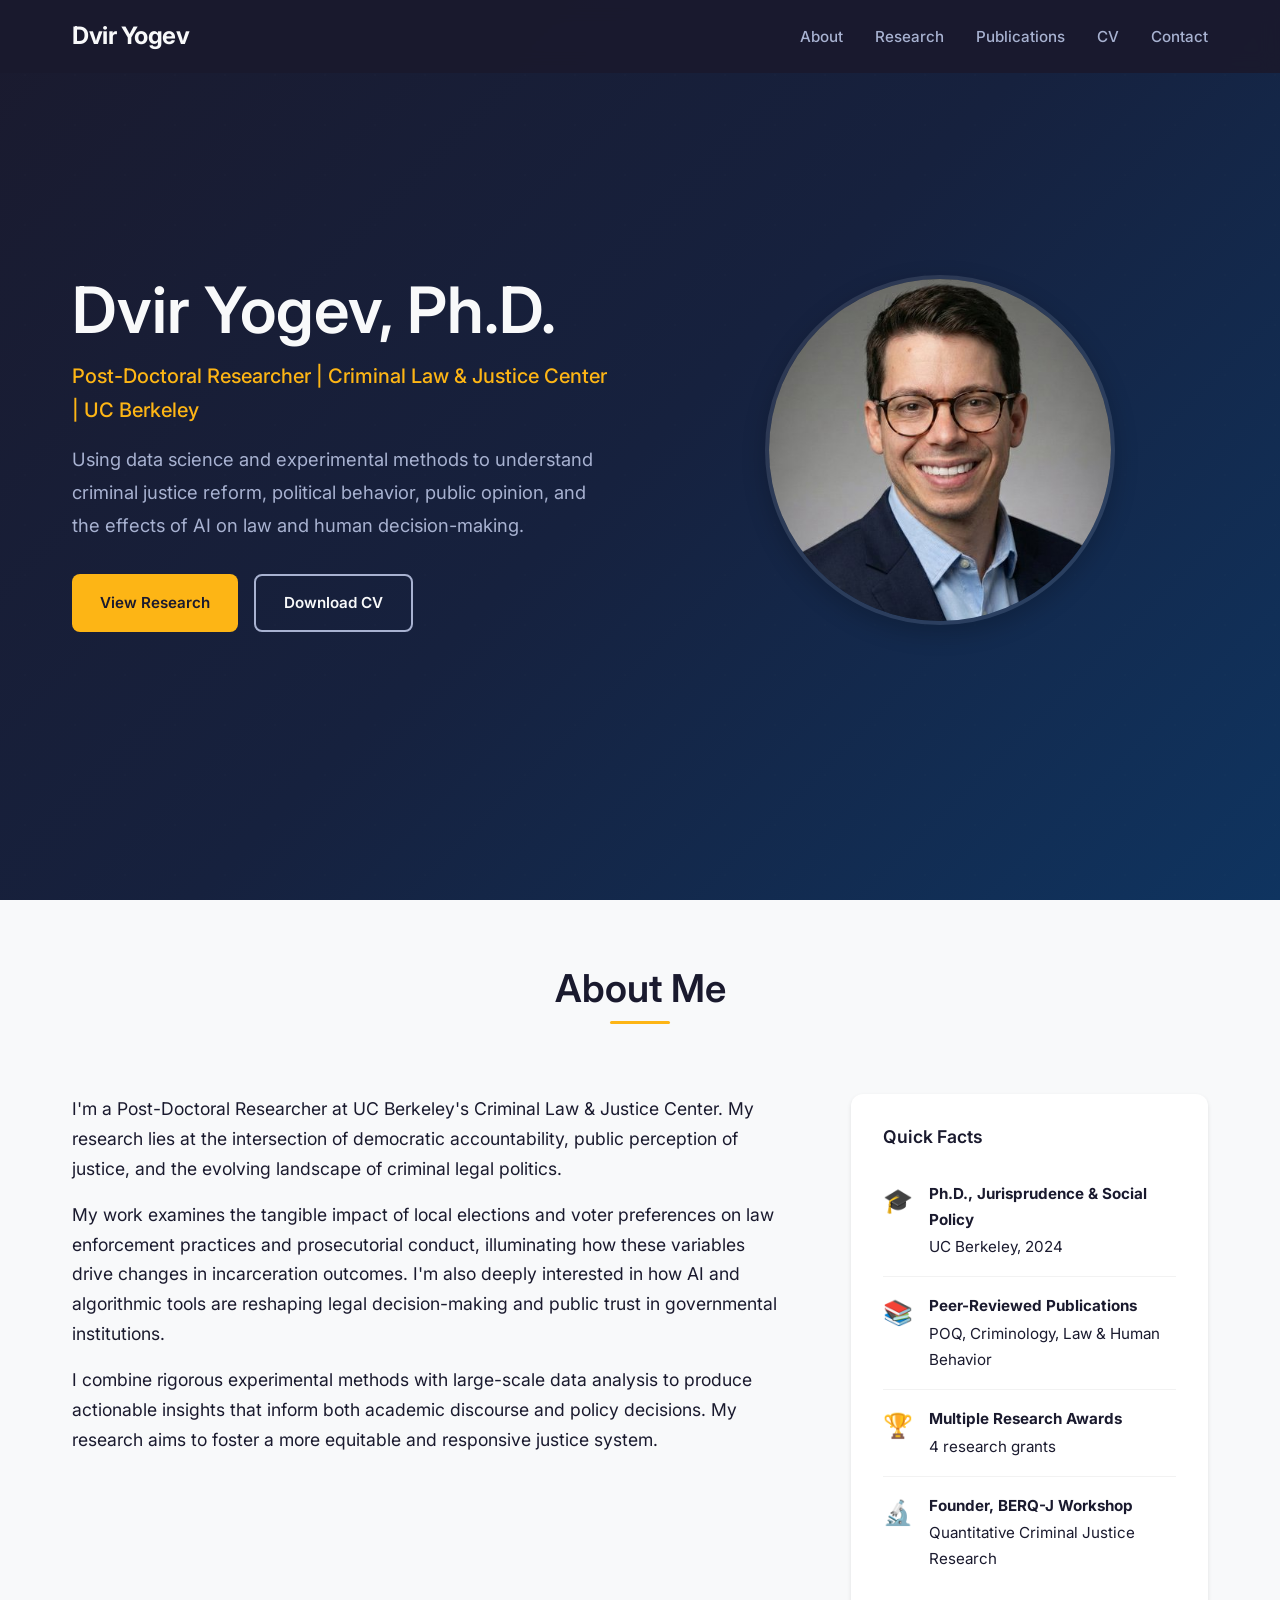
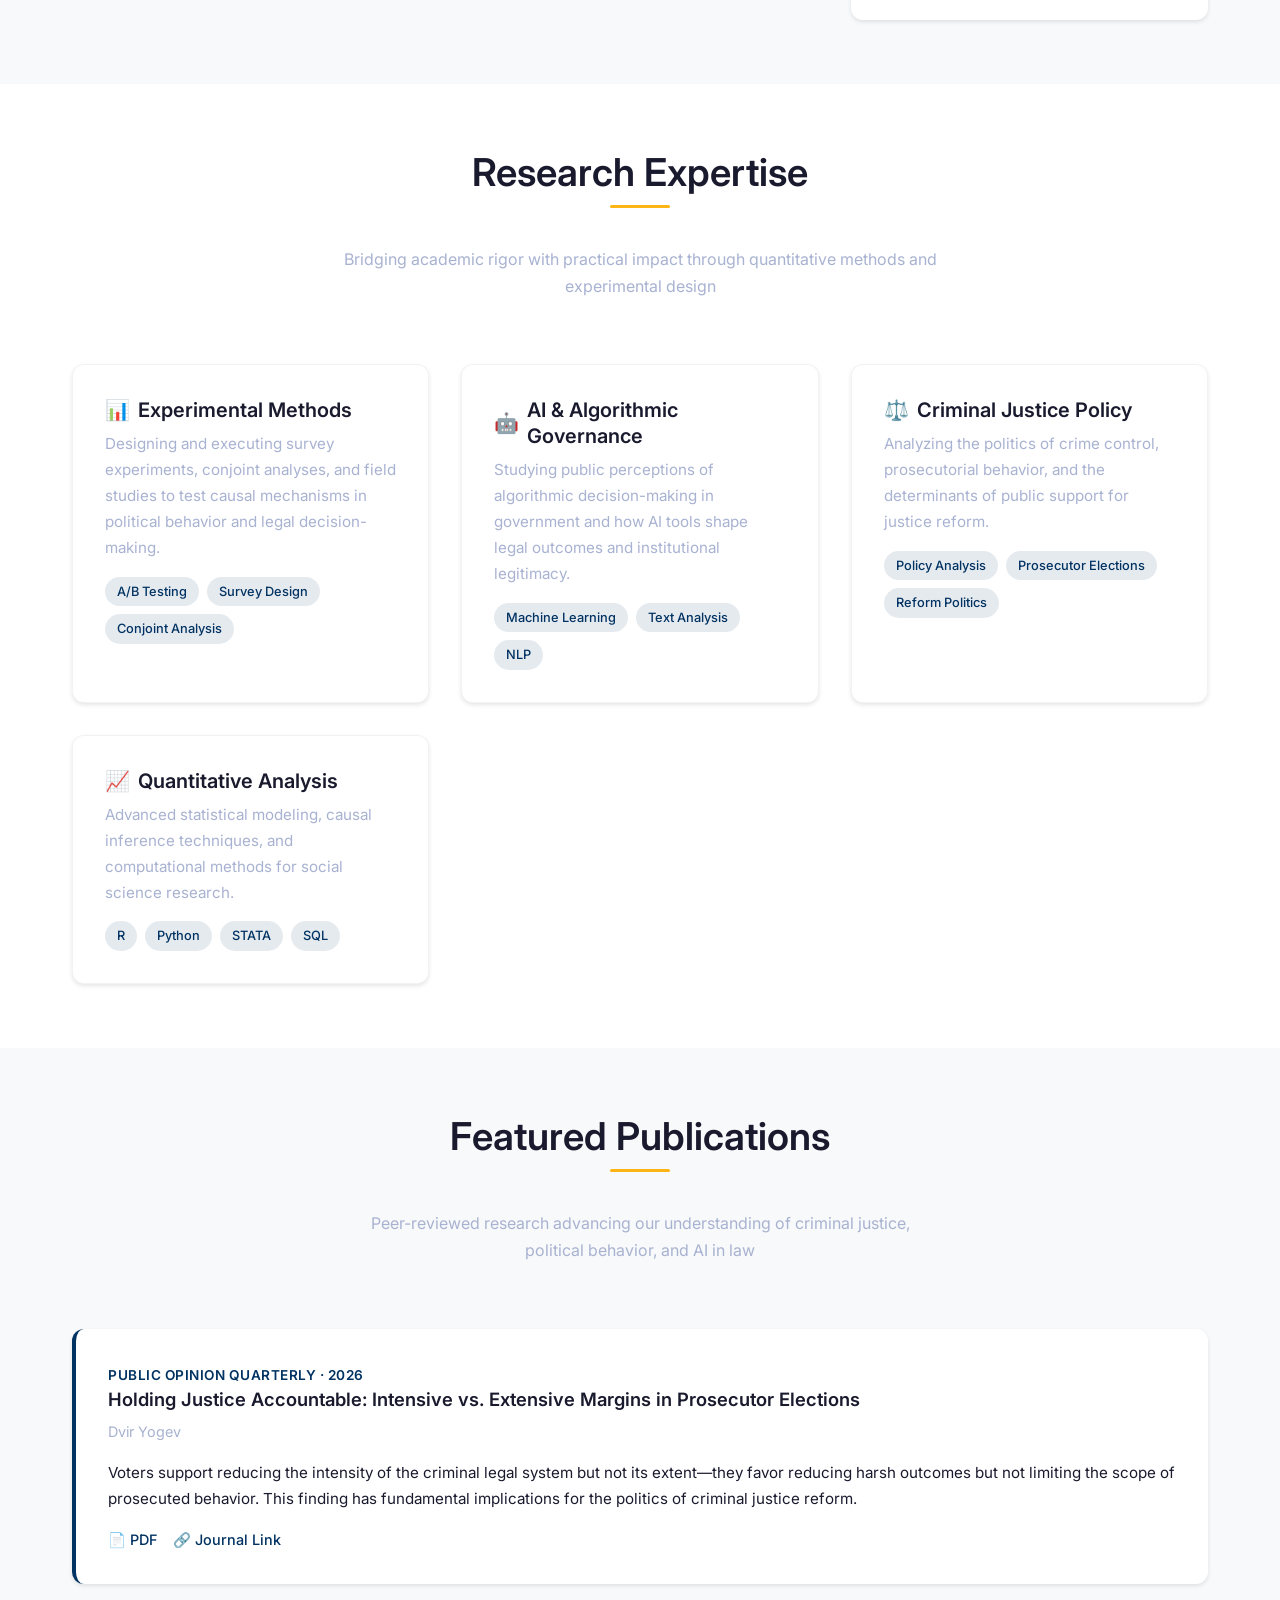
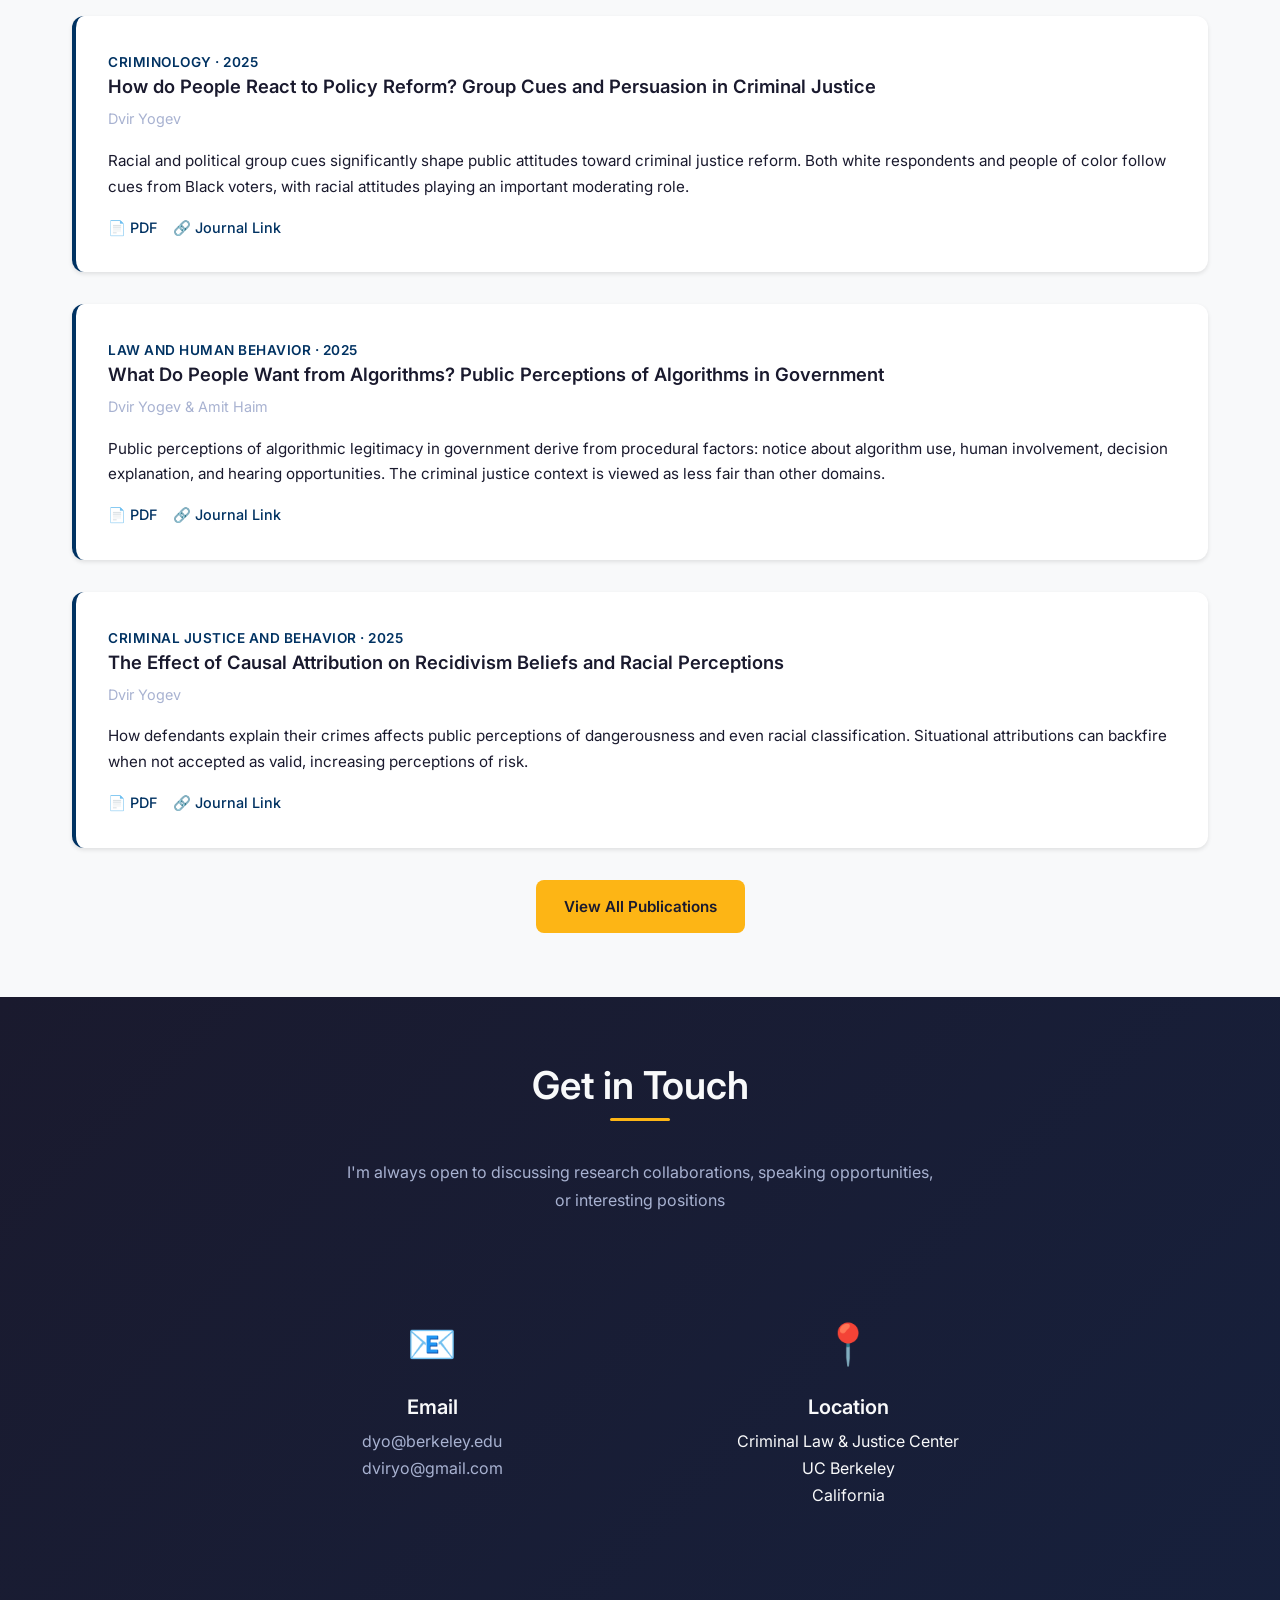
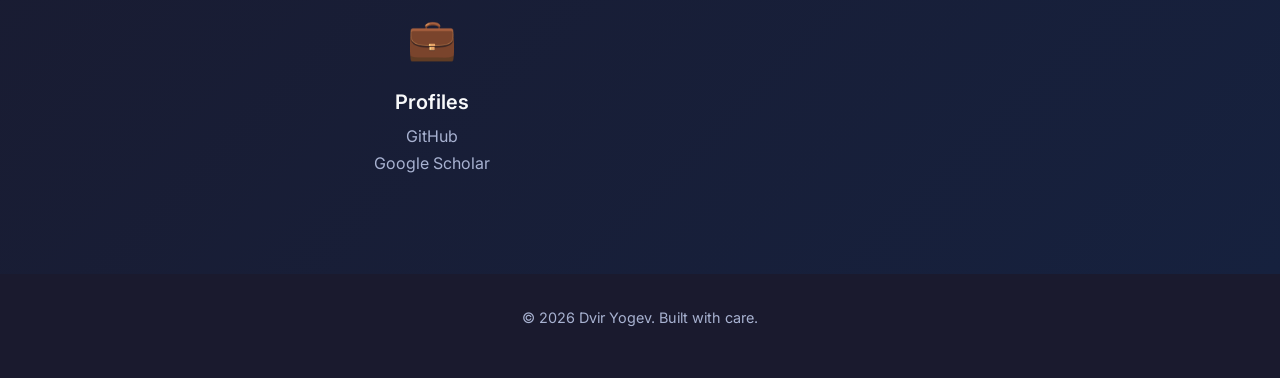
<file: index.html>
<!DOCTYPE html>
<html lang="en">

<head>
  <meta charset="UTF-8">
  <meta name="viewport" content="width=device-width, initial-scale=1.0">
  <meta name="description"
    content="Dvir Yogev, Ph.D. - Post-Doctoral Researcher at UC Berkeley's Criminal Law & Justice Center. Research on criminal justice reform, AI in law, political behavior, and public opinion.">
  <meta name="keywords"
    content="Dvir Yogev, UC Berkeley, criminal justice, political science, AI law, public opinion, research">
  <meta name="author" content="Dvir Yogev">

  <!-- Open Graph -->
  <meta property="og:title" content="Dvir Yogev, Ph.D. | Criminal Justice & Political Behavior Researcher">
  <meta property="og:description"
    content="Post-Doctoral Researcher at UC Berkeley studying criminal justice reform, AI in legal decision-making, and public opinion.">
  <meta property="og:type" content="website">
  <meta property="og:url" content="https://www.dviryogev.com">

  <title>Dvir Yogev, Ph.D. | Criminal Justice & Political Behavior Researcher</title>

  <!-- Fonts -->
  <link rel="preconnect" href="https://fonts.googleapis.com">
  <link rel="preconnect" href="https://fonts.gstatic.com" crossorigin>
  <link href="https://fonts.googleapis.com/css2?family=Inter:wght@400;500;600;700&display=swap" rel="stylesheet">

  <!-- Styles -->
  <link rel="stylesheet" href="css/style.css">
</head>

<body>
  <!-- Navigation -->
  <nav class="navbar">
    <div class="nav-container">
      <a href="index.html" class="nav-logo">Dvir Yogev</a>
      <ul class="nav-links">
        <li><a href="#about">About</a></li>
        <li><a href="#research">Research</a></li>
        <li><a href="#publications">Publications</a></li>
        <li><a href="cv.html">CV</a></li>
        <li><a href="#contact">Contact</a></li>
      </ul>
      <div class="nav-toggle">
        <span></span>
        <span></span>
        <span></span>
      </div>
    </div>
  </nav>

  <!-- Hero Section -->
  <section class="hero">
    <div class="container">
      <div class="hero-content">
        <div class="hero-text">
          <h1>Dvir Yogev, Ph.D.</h1>
          <span class="title">Post-Doctoral Researcher | Criminal Law & Justice Center | UC Berkeley</span>
          <p class="tagline">
            Using data science and experimental methods to understand criminal justice reform,
            political behavior, public opinion, and the effects of AI on law and human decision-making.
          </p>
          <div class="hero-cta">
            <a href="#publications" class="btn btn-primary">View Research</a>
            <a href="assets/CV.pdf" class="btn btn-secondary" target="_blank">Download CV</a>
          </div>
        </div>
        <div class="hero-image">
          <img src="assets/headshot.jpg" alt="Dvir Yogev" loading="eager" fetchpriority="high">
        </div>
      </div>
    </div>
  </section>

  <!-- About Section -->
  <section id="about" class="about">
    <div class="container">
      <div class="section-header">
        <h2>About Me</h2>
      </div>
      <div class="about-content">
        <div class="about-text">
          <p>
            I'm a Post-Doctoral Researcher at UC Berkeley's Criminal Law & Justice Center. My research
            lies at the intersection of democratic accountability, public perception of justice, and the
            evolving landscape of criminal legal politics.
          </p>
          <p>
            My work examines the tangible impact of local elections and voter preferences on law enforcement
            practices and prosecutorial conduct, illuminating how these variables drive changes in incarceration
            outcomes. I'm also deeply interested in how AI and algorithmic tools are reshaping legal
            decision-making and public trust in governmental institutions.
          </p>
          <p>
            I combine rigorous experimental methods with large-scale data analysis to produce actionable
            insights that inform both academic discourse and policy decisions. My research aims to foster
            a more equitable and responsive justice system.
          </p>
        </div>
        <div class="about-highlights">
          <h3>Quick Facts</h3>
          <div class="highlight-item">
            <span class="highlight-icon">🎓</span>
            <div class="highlight-text">
              <strong>Ph.D., Jurisprudence & Social Policy</strong>
              UC Berkeley, 2024
            </div>
          </div>
          <div class="highlight-item">
            <span class="highlight-icon">📚</span>
            <div class="highlight-text">
              <strong>Peer-Reviewed Publications</strong>
              POQ, Criminology, Law & Human Behavior
            </div>
          </div>
          <div class="highlight-item">
            <span class="highlight-icon">🏆</span>
            <div class="highlight-text">
              <strong>Multiple Research Awards</strong>
              4 research grants
            </div>
          </div>
          <div class="highlight-item">
            <span class="highlight-icon">🔬</span>
            <div class="highlight-text">
              <strong>Founder, BERQ-J Workshop</strong>
              Quantitative Criminal Justice Research
            </div>
          </div>
        </div>
      </div>
    </div>
  </section>

  <!-- Research Skills Section -->
  <section id="research" class="skills-section">
    <div class="container">
      <div class="section-header">
        <h2>Research Expertise</h2>
        <p>Bridging academic rigor with practical impact through quantitative methods and experimental design</p>
      </div>
      <div class="skills-grid">
        <div class="skill-card fade-in">
          <h4><span class="icon">📊</span> Experimental Methods</h4>
          <p>Designing and executing survey experiments, conjoint analyses, and field studies to test causal mechanisms
            in political behavior and legal decision-making.</p>
          <div class="skill-tags">
            <span class="skill-tag">A/B Testing</span>
            <span class="skill-tag">Survey Design</span>
            <span class="skill-tag">Conjoint Analysis</span>
          </div>
        </div>
        <div class="skill-card fade-in">
          <h4><span class="icon">🤖</span> AI & Algorithmic Governance</h4>
          <p>Studying public perceptions of algorithmic decision-making in government and how AI tools shape legal
            outcomes and institutional legitimacy.</p>
          <div class="skill-tags">
            <span class="skill-tag">Machine Learning</span>
            <span class="skill-tag">Text Analysis</span>
            <span class="skill-tag">NLP</span>
          </div>
        </div>
        <div class="skill-card fade-in">
          <h4><span class="icon">⚖️</span> Criminal Justice Policy</h4>
          <p>Analyzing the politics of crime control, prosecutorial behavior, and the determinants of public support for
            justice reform.</p>
          <div class="skill-tags">
            <span class="skill-tag">Policy Analysis</span>
            <span class="skill-tag">Prosecutor Elections</span>
            <span class="skill-tag">Reform Politics</span>
          </div>
        </div>
        <div class="skill-card fade-in">
          <h4><span class="icon">📈</span> Quantitative Analysis</h4>
          <p>Advanced statistical modeling, causal inference techniques, and computational methods for social science
            research.</p>
          <div class="skill-tags">
            <span class="skill-tag">R</span>
            <span class="skill-tag">Python</span>
            <span class="skill-tag">STATA</span>
            <span class="skill-tag">SQL</span>
          </div>
        </div>
      </div>
    </div>
  </section>

  <!-- Publications Section -->
  <section id="publications" class="publications">
    <div class="container">
      <div class="section-header">
        <h2>Featured Publications</h2>
        <p>Peer-reviewed research advancing our understanding of criminal justice, political behavior, and AI in law</p>
      </div>
      <div class="publications-list">
        <div class="publication-card fade-in">
          <span class="venue">Public Opinion Quarterly · 2026</span>
          <h4>Holding Justice Accountable: Intensive vs. Extensive Margins in Prosecutor Elections</h4>
          <p class="authors">Dvir Yogev</p>
          <p class="abstract">
            Voters support reducing the intensity of the criminal legal system but not its extent—they favor
            reducing harsh outcomes but not limiting the scope of prosecuted behavior. This finding has
            fundamental implications for the politics of criminal justice reform.
          </p>
          <div class="links">
            <a href="assets/papers/poq.pdf" target="_blank">📄 PDF</a>
            <a href="#">🔗 Journal Link</a>
          </div>
        </div>

        <div class="publication-card fade-in">
          <span class="venue">Criminology · 2025</span>
          <h4>How do People React to Policy Reform? Group Cues and Persuasion in Criminal Justice</h4>
          <p class="authors">Dvir Yogev</p>
          <p class="abstract">
            Racial and political group cues significantly shape public attitudes toward criminal justice
            reform. Both white respondents and people of color follow cues from Black voters, with racial
            attitudes playing an important moderating role.
          </p>
          <div class="links">
            <a href="assets/papers/criminology.pdf" target="_blank">📄 PDF</a>
            <a href="#">🔗 Journal Link</a>
          </div>
        </div>

        <div class="publication-card fade-in">
          <span class="venue">Law and Human Behavior · 2025</span>
          <h4>What Do People Want from Algorithms? Public Perceptions of Algorithms in Government</h4>
          <p class="authors">Dvir Yogev & Amit Haim</p>
          <p class="abstract">
            Public perceptions of algorithmic legitimacy in government derive from procedural factors:
            notice about algorithm use, human involvement, decision explanation, and hearing opportunities.
            The criminal justice context is viewed as less fair than other domains.
          </p>
          <div class="links">
            <a href="assets/papers/algorithms.pdf" target="_blank">📄 PDF</a>
            <a href="#">🔗 Journal Link</a>
          </div>
        </div>

        <div class="publication-card fade-in">
          <span class="venue">Criminal Justice and Behavior · 2025</span>
          <h4>The Effect of Causal Attribution on Recidivism Beliefs and Racial Perceptions</h4>
          <p class="authors">Dvir Yogev</p>
          <p class="abstract">
            How defendants explain their crimes affects public perceptions of dangerousness and even
            racial classification. Situational attributions can backfire when not accepted as valid,
            increasing perceptions of risk.
          </p>
          <div class="links">
            <a href="assets/papers/attribution.pdf" target="_blank">📄 PDF</a>
            <a href="#">🔗 Journal Link</a>
          </div>
        </div>
      </div>

      <div class="text-center mt-md">
        <a href="publications.html" class="btn btn-primary">View All Publications</a>
      </div>
    </div>
  </section>

  <!-- Contact Section -->
  <section id="contact" class="contact">
    <div class="container">
      <div class="section-header">
        <h2>Get in Touch</h2>
        <p>I'm always open to discussing research collaborations, speaking opportunities, or interesting positions</p>
      </div>
      <div class="contact-content">
        <div class="contact-item">
          <span class="icon">📧</span>
          <h4>Email</h4>
          <a href="mailto:dyo@berkeley.edu">dyo@berkeley.edu</a><br>
          <a href="mailto:dviryo@gmail.com">dviryo@gmail.com</a>
        </div>
        <div class="contact-item">
          <span class="icon">📍</span>
          <h4>Location</h4>
          <p class="text-light mb-0">Criminal Law & Justice Center<br>UC Berkeley<br>California</p>
        </div>
        <div class="contact-item">
          <span class="icon">💼</span>
          <h4>Profiles</h4>
          <a href="https://github.com/dyo2112" target="_blank">GitHub</a><br>
          <a href="https://scholar.google.com" target="_blank">Google Scholar</a>
        </div>
      </div>
    </div>
  </section>

  <!-- Footer -->
  <footer class="footer">
    <div class="container">
      <p>© 2026 Dvir Yogev. Built with care.</p>
    </div>
  </footer>

  <script src="js/main.js"></script>
</body>

</html>
</file>
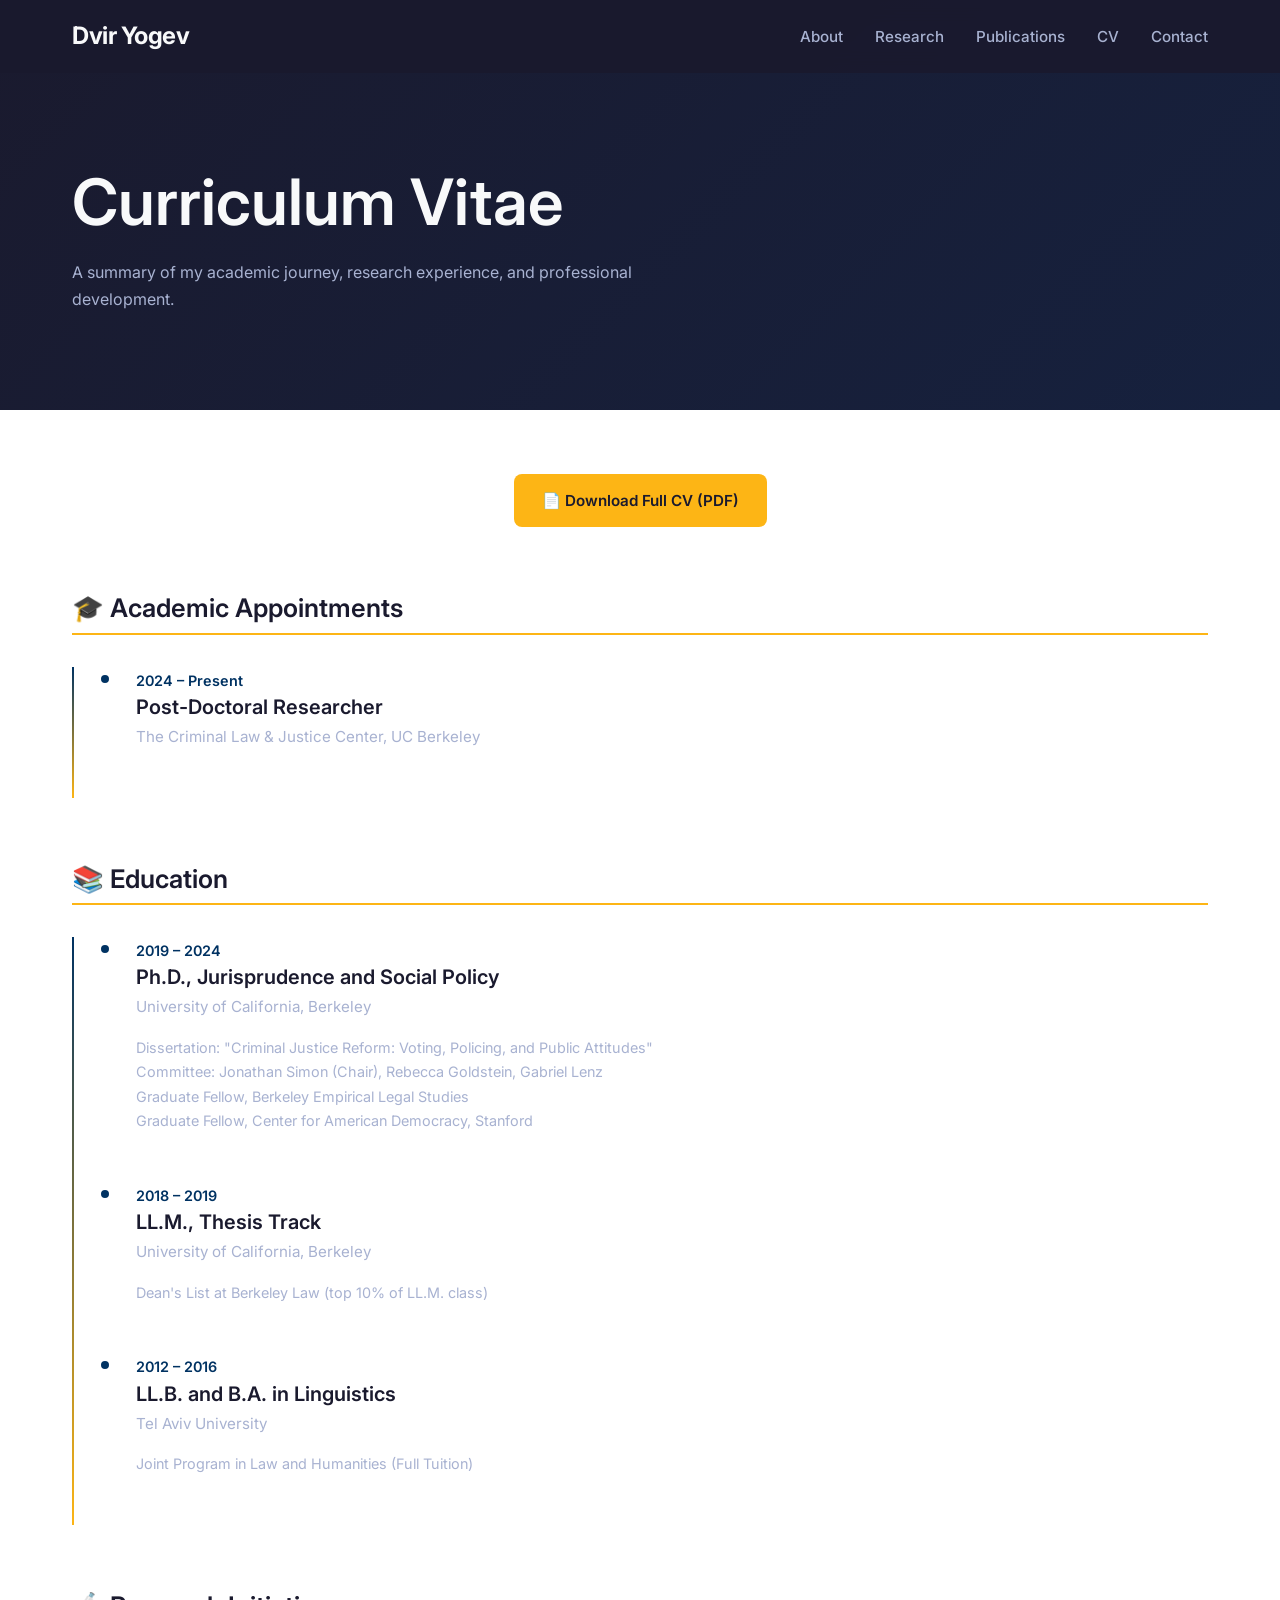
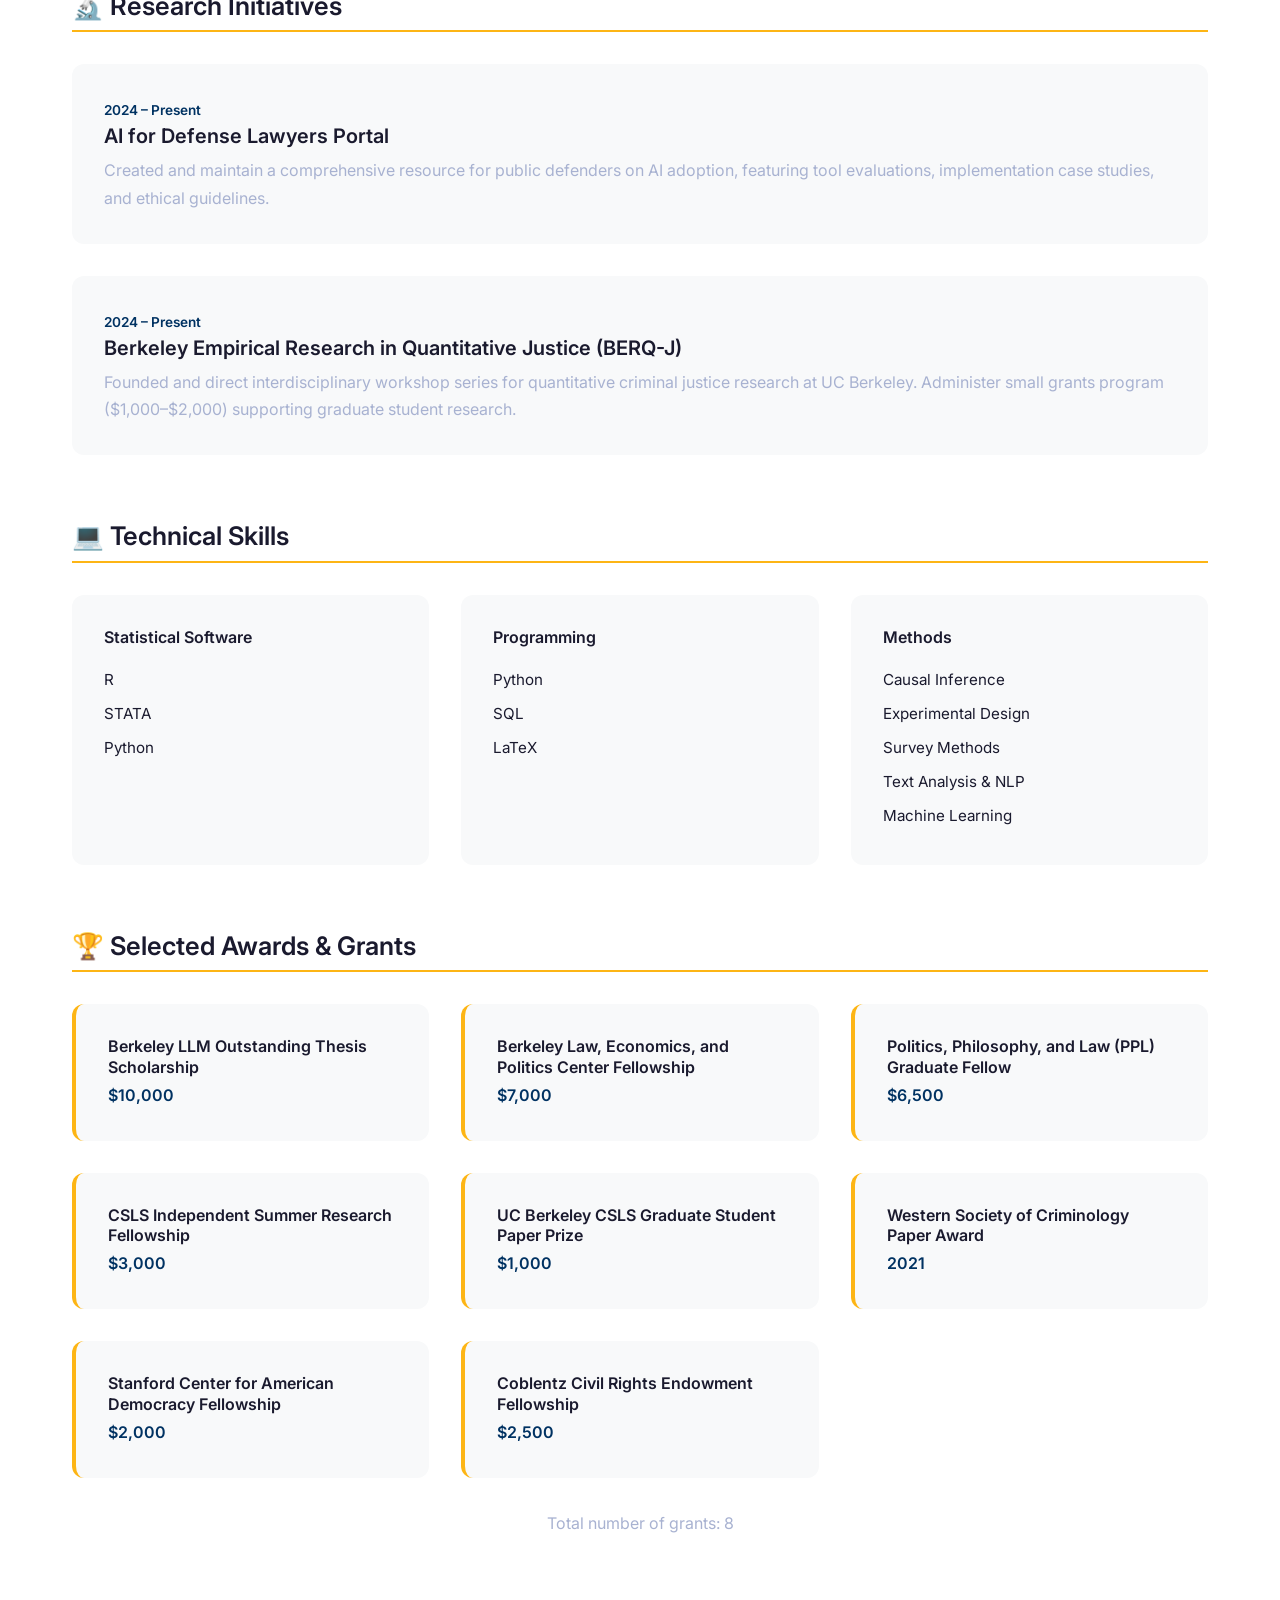
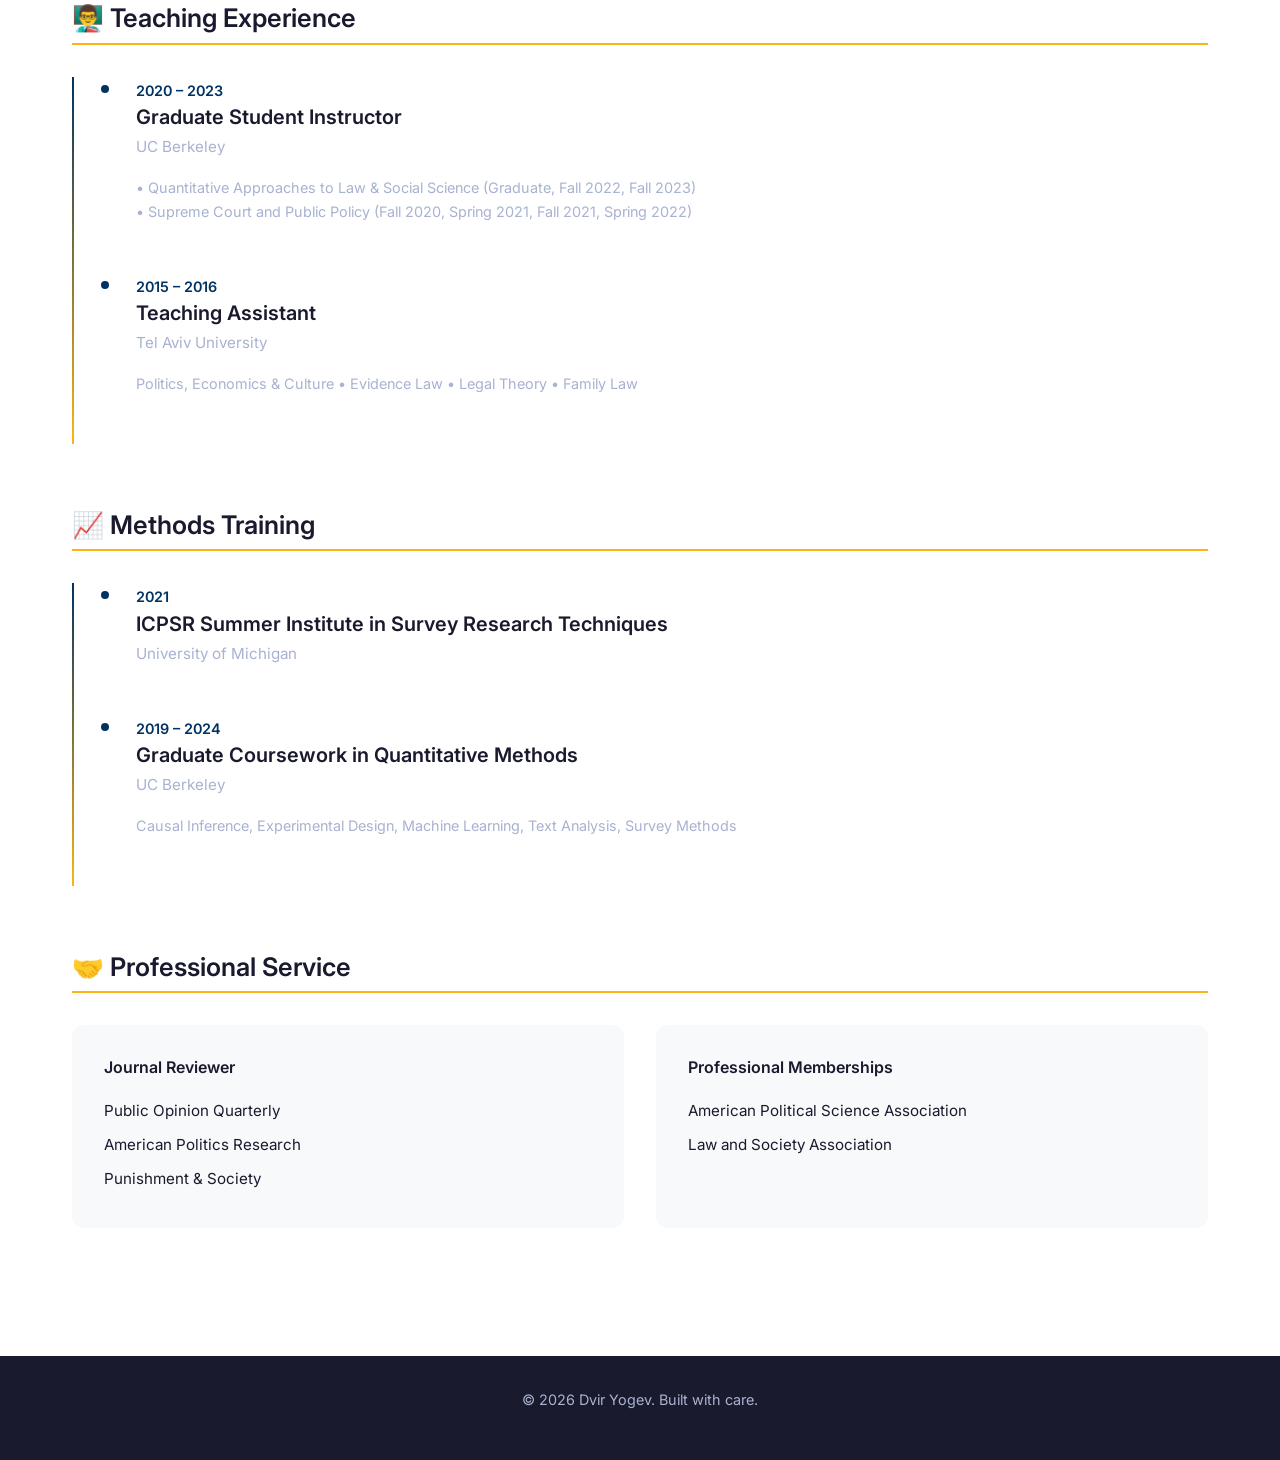
<file: cv.html>
<!DOCTYPE html>
<html lang="en">

<head>
    <meta charset="UTF-8">
    <meta name="viewport" content="width=device-width, initial-scale=1.0">
    <meta name="description"
        content="Curriculum Vitae of Dvir Yogev - Post-Doctoral Researcher at UC Berkeley's Criminal Law & Justice Center.">
    <title>CV | Dvir Yogev, Ph.D.</title>

    <!-- Fonts -->
    <link rel="preconnect" href="https://fonts.googleapis.com">
    <link rel="preconnect" href="https://fonts.gstatic.com" crossorigin>
    <link href="https://fonts.googleapis.com/css2?family=Inter:wght@400;500;600;700&display=swap" rel="stylesheet">

    <!-- Styles -->
    <link rel="stylesheet" href="css/style.css">
    <style>
        .page-hero {
            padding: 160px 0 80px;
            background: linear-gradient(135deg, var(--primary-dark) 0%, var(--primary-medium) 100%);
        }

        .page-hero h1 {
            color: var(--text-light);
        }

        .page-hero p {
            color: var(--text-muted);
            max-width: 600px;
        }

        .cv-page {
            padding: var(--space-lg) 0;
        }

        .cv-download {
            margin-bottom: var(--space-lg);
            text-align: center;
        }

        .cv-section {
            margin-bottom: var(--space-lg);
        }

        .cv-section h3 {
            color: var(--primary-dark);
            margin-bottom: var(--space-md);
            padding-bottom: var(--space-xs);
            border-bottom: 2px solid var(--berkeley-gold);
            display: flex;
            align-items: center;
            gap: var(--space-xs);
        }

        .timeline {
            position: relative;
            padding-left: var(--space-md);
        }

        .timeline::before {
            content: '';
            position: absolute;
            left: 0;
            top: 0;
            bottom: 0;
            width: 2px;
            background: linear-gradient(to bottom, var(--berkeley-blue), var(--berkeley-gold));
        }

        .timeline-item {
            position: relative;
            padding-bottom: var(--space-md);
            padding-left: var(--space-md);
        }

        .timeline-item::before {
            content: '';
            position: absolute;
            left: -5px;
            top: 6px;
            width: 12px;
            height: 12px;
            border-radius: 50%;
            background: var(--berkeley-blue);
            border: 2px solid var(--bg-light);
        }

        .timeline-item .date {
            color: var(--berkeley-blue);
            font-weight: 600;
            font-size: 0.9rem;
            margin-bottom: 4px;
        }

        .timeline-item h4 {
            color: var(--primary-dark);
            margin-bottom: 4px;
        }

        .timeline-item .institution {
            color: var(--text-muted);
            font-size: 0.95rem;
        }

        .timeline-item .details {
            color: var(--text-muted);
            font-size: 0.9rem;
            margin-top: var(--space-xs);
        }

        .skills-list {
            display: grid;
            grid-template-columns: repeat(auto-fit, minmax(250px, 1fr));
            gap: var(--space-md);
        }

        .skill-group {
            background: var(--bg-off-white);
            padding: var(--space-md);
            border-radius: 12px;
        }

        .skill-group h4 {
            color: var(--primary-dark);
            margin-bottom: var(--space-sm);
            font-size: 1rem;
        }

        .skill-group ul {
            list-style: none;
            margin: 0;
            padding: 0;
        }

        .skill-group li {
            padding: 4px 0;
            color: var(--text-dark);
            font-size: 0.95rem;
        }

        .awards-grid {
            display: grid;
            grid-template-columns: repeat(auto-fit, minmax(300px, 1fr));
            gap: var(--space-md);
        }

        .award-card {
            background: var(--bg-off-white);
            padding: var(--space-md);
            border-radius: 12px;
            border-left: 4px solid var(--berkeley-gold);
        }

        .award-card h4 {
            color: var(--primary-dark);
            font-size: 1rem;
            margin-bottom: 4px;
        }

        .award-card .amount {
            color: var(--berkeley-blue);
            font-weight: 600;
        }

        .initiatives-list {
            display: flex;
            flex-direction: column;
            gap: var(--space-md);
        }

        .initiative-card {
            background: var(--bg-off-white);
            padding: var(--space-md);
            border-radius: 12px;
        }

        .initiative-card h4 {
            color: var(--primary-dark);
            margin-bottom: var(--space-xs);
        }

        .initiative-card .date {
            color: var(--berkeley-blue);
            font-size: 0.85rem;
            font-weight: 600;
            margin-bottom: var(--space-xs);
        }

        .initiative-card p {
            margin-bottom: 0;
        }
    </style>
</head>

<body>
    <!-- Navigation -->
    <nav class="navbar">
        <div class="nav-container">
            <a href="index.html" class="nav-logo">Dvir Yogev</a>
            <ul class="nav-links">
                <li><a href="index.html#about">About</a></li>
                <li><a href="index.html#research">Research</a></li>
                <li><a href="publications.html">Publications</a></li>
                <li><a href="cv.html">CV</a></li>
                <li><a href="index.html#contact">Contact</a></li>
            </ul>
            <div class="nav-toggle">
                <span></span>
                <span></span>
                <span></span>
            </div>
        </div>
    </nav>

    <!-- Page Hero -->
    <section class="page-hero">
        <div class="container">
            <h1>Curriculum Vitae</h1>
            <p>A summary of my academic journey, research experience, and professional development.</p>
        </div>
    </section>

    <!-- CV Content -->
    <section class="cv-page">
        <div class="container">

            <!-- Download Button -->
            <div class="cv-download">
                <a href="assets/CV.pdf" class="btn btn-primary" target="_blank">📄 Download Full CV (PDF)</a>
            </div>

            <!-- Academic Appointments -->
            <div class="cv-section">
                <h3>🎓 Academic Appointments</h3>
                <div class="timeline">
                    <div class="timeline-item">
                        <span class="date">2024 – Present</span>
                        <h4>Post-Doctoral Researcher</h4>
                        <p class="institution">The Criminal Law & Justice Center, UC Berkeley</p>
                    </div>
                </div>
            </div>

            <!-- Education -->
            <div class="cv-section">
                <h3>📚 Education</h3>
                <div class="timeline">
                    <div class="timeline-item">
                        <span class="date">2019 – 2024</span>
                        <h4>Ph.D., Jurisprudence and Social Policy</h4>
                        <p class="institution">University of California, Berkeley</p>
                        <p class="details">
                            Dissertation: "Criminal Justice Reform: Voting, Policing, and Public Attitudes"<br>
                            Committee: Jonathan Simon (Chair), Rebecca Goldstein, Gabriel Lenz<br>
                            Graduate Fellow, Berkeley Empirical Legal Studies<br>
                            Graduate Fellow, Center for American Democracy, Stanford
                        </p>
                    </div>
                    <div class="timeline-item">
                        <span class="date">2018 – 2019</span>
                        <h4>LL.M., Thesis Track</h4>
                        <p class="institution">University of California, Berkeley</p>
                        <p class="details">Dean's List at Berkeley Law (top 10% of LL.M. class)</p>
                    </div>
                    <div class="timeline-item">
                        <span class="date">2012 – 2016</span>
                        <h4>LL.B. and B.A. in Linguistics</h4>
                        <p class="institution">Tel Aviv University</p>
                        <p class="details">Joint Program in Law and Humanities (Full Tuition)</p>
                    </div>
                </div>
            </div>

            <!-- Research Initiatives -->
            <div class="cv-section">
                <h3>🔬 Research Initiatives</h3>
                <div class="initiatives-list">
                    <div class="initiative-card">
                        <span class="date">2024 – Present</span>
                        <h4>AI for Defense Lawyers Portal</h4>
                        <p>Created and maintain a comprehensive resource for public defenders on AI adoption, featuring
                            tool evaluations, implementation case studies, and ethical guidelines.</p>
                    </div>
                    <div class="initiative-card">
                        <span class="date">2024 – Present</span>
                        <h4>Berkeley Empirical Research in Quantitative Justice (BERQ-J)</h4>
                        <p>Founded and direct interdisciplinary workshop series for quantitative criminal justice
                            research at UC Berkeley. Administer small grants program ($1,000–$2,000) supporting graduate
                            student research.</p>
                    </div>
                </div>
            </div>

            <!-- Skills -->
            <div class="cv-section">
                <h3>💻 Technical Skills</h3>
                <div class="skills-list">
                    <div class="skill-group">
                        <h4>Statistical Software</h4>
                        <ul>
                            <li>R</li>
                            <li>STATA</li>
                            <li>Python</li>
                        </ul>
                    </div>
                    <div class="skill-group">
                        <h4>Programming</h4>
                        <ul>
                            <li>Python</li>
                            <li>SQL</li>
                            <li>LaTeX</li>
                        </ul>
                    </div>
                    <div class="skill-group">
                        <h4>Methods</h4>
                        <ul>
                            <li>Causal Inference</li>
                            <li>Experimental Design</li>
                            <li>Survey Methods</li>
                            <li>Text Analysis & NLP</li>
                            <li>Machine Learning</li>
                        </ul>
                    </div>
                </div>
            </div>

            <!-- Selected Awards -->
            <div class="cv-section">
                <h3>🏆 Selected Awards & Grants</h3>
                <div class="awards-grid">
                    <div class="award-card">
                        <h4>Berkeley LLM Outstanding Thesis Scholarship</h4>
                        <span class="amount">$10,000</span>
                    </div>
                    <div class="award-card">
                        <h4>Berkeley Law, Economics, and Politics Center Fellowship</h4>
                        <span class="amount">$7,000</span>
                    </div>
                    <div class="award-card">
                        <h4>Politics, Philosophy, and Law (PPL) Graduate Fellow</h4>
                        <span class="amount">$6,500</span>
                    </div>
                    <div class="award-card">
                        <h4>CSLS Independent Summer Research Fellowship</h4>
                        <span class="amount">$3,000</span>
                    </div>
                    <div class="award-card">
                        <h4>UC Berkeley CSLS Graduate Student Paper Prize</h4>
                        <span class="amount">$1,000</span>
                    </div>
                    <div class="award-card">
                        <h4>Western Society of Criminology Paper Award</h4>
                        <span class="amount">2021</span>
                    </div>
                    <div class="award-card">
                        <h4>Stanford Center for American Democracy Fellowship</h4>
                        <span class="amount">$2,000</span>
                    </div>
                    <div class="award-card">
                        <h4>Coblentz Civil Rights Endowment Fellowship</h4>
                        <span class="amount">$2,500</span>
                    </div>
                </div>
                <p class="mt-md" style="color: var(--text-muted); text-align: center;">
                    Total number of grants: 8
                </p>
            </div>

            <!-- Teaching -->
            <div class="cv-section">
                <h3>👨‍🏫 Teaching Experience</h3>
                <div class="timeline">
                    <div class="timeline-item">
                        <span class="date">2020 – 2023</span>
                        <h4>Graduate Student Instructor</h4>
                        <p class="institution">UC Berkeley</p>
                        <p class="details">
                            • Quantitative Approaches to Law & Social Science (Graduate, Fall 2022, Fall 2023)<br>
                            • Supreme Court and Public Policy (Fall 2020, Spring 2021, Fall 2021, Spring 2022)
                        </p>
                    </div>
                    <div class="timeline-item">
                        <span class="date">2015 – 2016</span>
                        <h4>Teaching Assistant</h4>
                        <p class="institution">Tel Aviv University</p>
                        <p class="details">
                            Politics, Economics & Culture • Evidence Law • Legal Theory • Family Law
                        </p>
                    </div>
                </div>
            </div>

            <!-- Methods Training -->
            <div class="cv-section">
                <h3>📈 Methods Training</h3>
                <div class="timeline">
                    <div class="timeline-item">
                        <span class="date">2021</span>
                        <h4>ICPSR Summer Institute in Survey Research Techniques</h4>
                        <p class="institution">University of Michigan</p>
                    </div>
                    <div class="timeline-item">
                        <span class="date">2019 – 2024</span>
                        <h4>Graduate Coursework in Quantitative Methods</h4>
                        <p class="institution">UC Berkeley</p>
                        <p class="details">Causal Inference, Experimental Design, Machine Learning, Text Analysis,
                            Survey Methods</p>
                    </div>
                </div>
            </div>

            <!-- Professional Service -->
            <div class="cv-section">
                <h3>🤝 Professional Service</h3>
                <div class="skills-list">
                    <div class="skill-group">
                        <h4>Journal Reviewer</h4>
                        <ul>
                            <li>Public Opinion Quarterly</li>
                            <li>American Politics Research</li>
                            <li>Punishment & Society</li>
                        </ul>
                    </div>
                    <div class="skill-group">
                        <h4>Professional Memberships</h4>
                        <ul>
                            <li>American Political Science Association</li>
                            <li>Law and Society Association</li>
                        </ul>
                    </div>
                </div>
            </div>

        </div>
    </section>

    <!-- Footer -->
    <footer class="footer">
        <div class="container">
            <p>© 2026 Dvir Yogev. Built with care.</p>
        </div>
    </footer>

    <script src="js/main.js"></script>
</body>

</html>
</file>
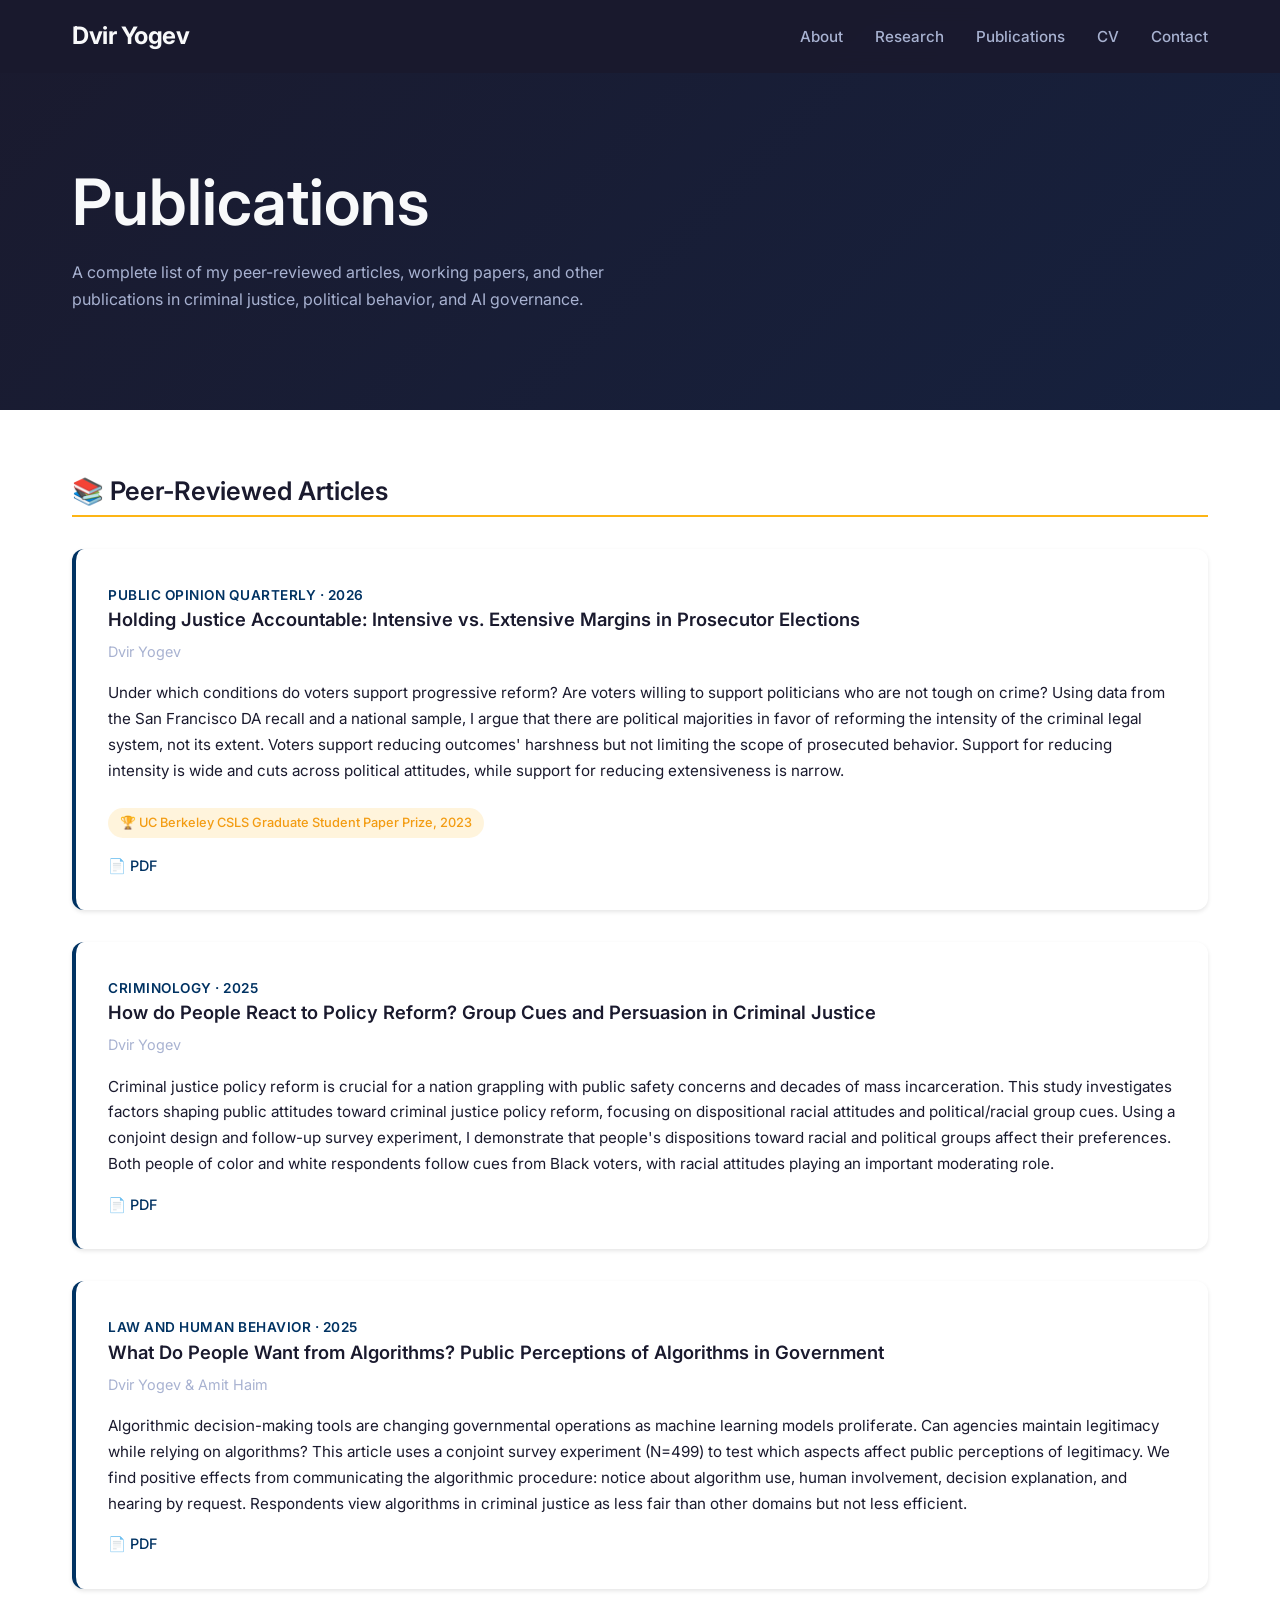
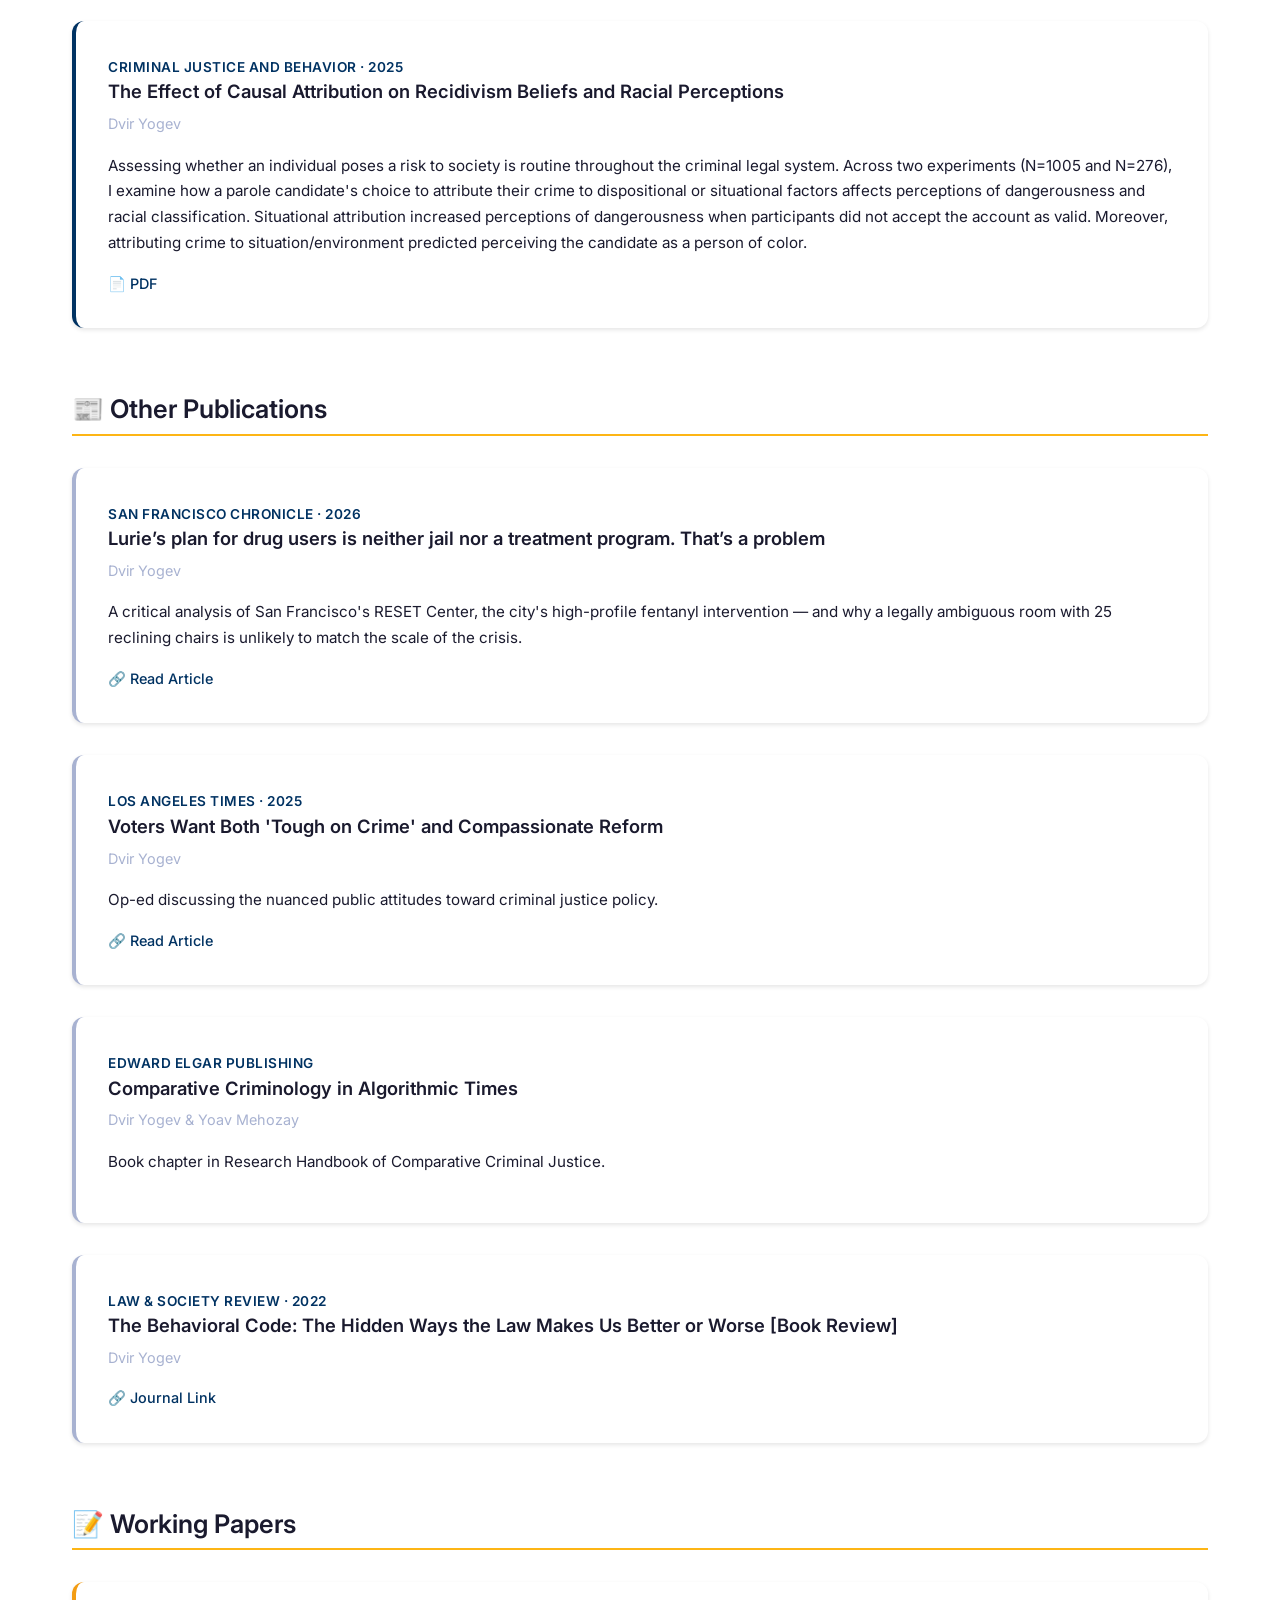
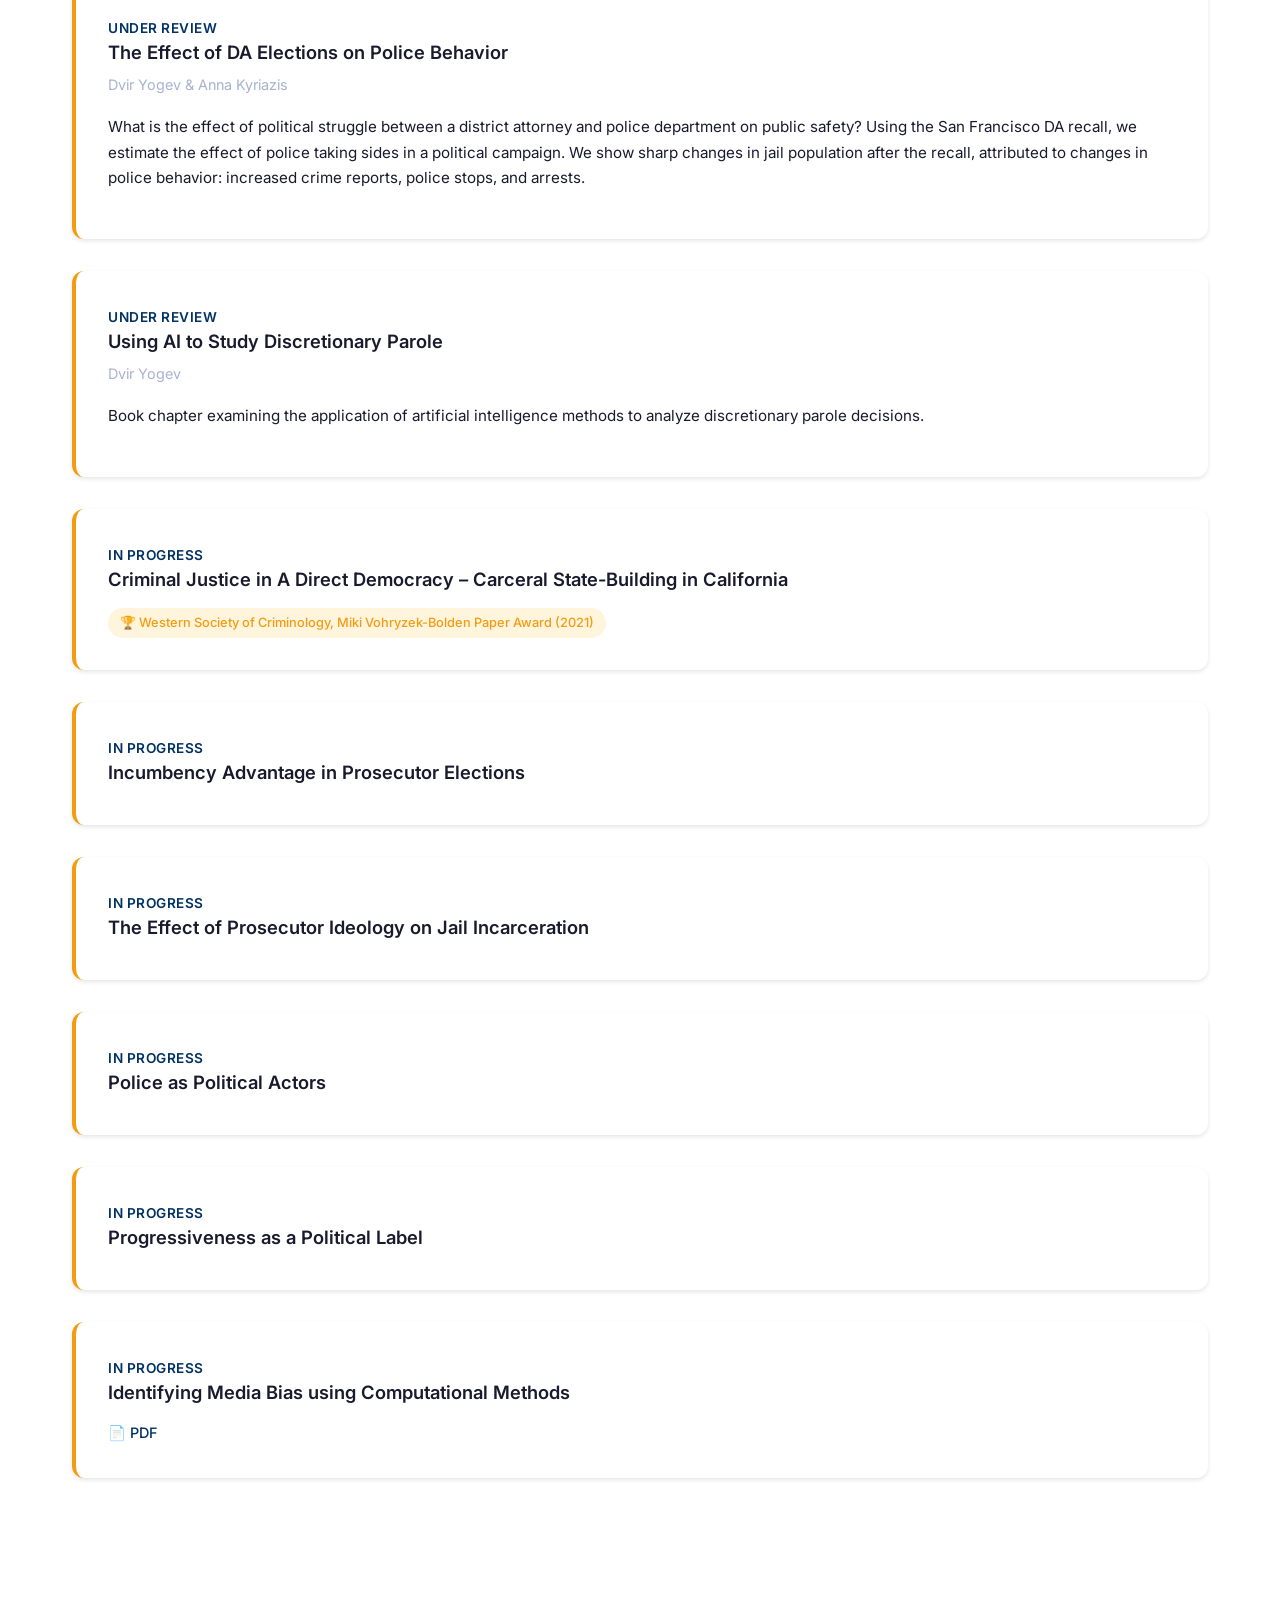
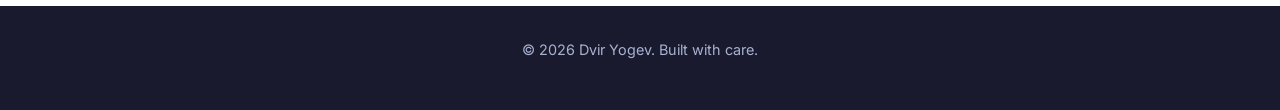
<file: publications.html>
<!DOCTYPE html>
<html lang="en">

<head>
    <meta charset="UTF-8">
    <meta name="viewport" content="width=device-width, initial-scale=1.0">
    <meta name="description"
        content="Publications by Dvir Yogev - peer-reviewed articles on criminal justice, political behavior, AI in law, and public opinion.">
    <title>Publications | Dvir Yogev, Ph.D.</title>

    <!-- Fonts -->
    <link rel="preconnect" href="https://fonts.googleapis.com">
    <link rel="preconnect" href="https://fonts.gstatic.com" crossorigin>
    <link href="https://fonts.googleapis.com/css2?family=Inter:wght@400;500;600;700&display=swap" rel="stylesheet">

    <!-- Styles -->
    <link rel="stylesheet" href="css/style.css">
    <style>
        .page-hero {
            padding: 160px 0 80px;
            background: linear-gradient(135deg, var(--primary-dark) 0%, var(--primary-medium) 100%);
        }

        .page-hero h1 {
            color: var(--text-light);
        }

        .page-hero p {
            color: var(--text-muted);
            max-width: 600px;
        }

        .publications-page {
            padding: var(--space-lg) 0;
        }

        .pub-section {
            margin-bottom: var(--space-lg);
        }

        .pub-section h3 {
            color: var(--primary-dark);
            margin-bottom: var(--space-md);
            padding-bottom: var(--space-xs);
            border-bottom: 2px solid var(--berkeley-gold);
        }

        .working-paper {
            border-left-color: var(--accent-warm);
        }

        .other-pub {
            border-left-color: var(--text-muted);
        }

        .award-badge {
            display: inline-flex;
            align-items: center;
            gap: 4px;
            background: rgba(253, 181, 21, 0.15);
            color: var(--accent-warm);
            padding: 4px 12px;
            border-radius: 20px;
            font-size: 0.8rem;
            font-weight: 500;
            margin-top: var(--space-xs);
        }
    </style>
</head>

<body>
    <!-- Navigation -->
    <nav class="navbar">
        <div class="nav-container">
            <a href="index.html" class="nav-logo">Dvir Yogev</a>
            <ul class="nav-links">
                <li><a href="index.html#about">About</a></li>
                <li><a href="index.html#research">Research</a></li>
                <li><a href="publications.html">Publications</a></li>
                <li><a href="cv.html">CV</a></li>
                <li><a href="index.html#contact">Contact</a></li>
            </ul>
            <div class="nav-toggle">
                <span></span>
                <span></span>
                <span></span>
            </div>
        </div>
    </nav>

    <!-- Page Hero -->
    <section class="page-hero">
        <div class="container">
            <h1>Publications</h1>
            <p>A complete list of my peer-reviewed articles, working papers, and other publications in criminal justice,
                political behavior, and AI governance.</p>
        </div>
    </section>

    <!-- Publications Content -->
    <section class="publications-page">
        <div class="container">

            <!-- Peer-Reviewed Articles -->
            <div class="pub-section">
                <h3>📚 Peer-Reviewed Articles</h3>
                <div class="publications-list">

                    <div class="publication-card">
                        <span class="venue">Public Opinion Quarterly · 2026</span>
                        <h4>Holding Justice Accountable: Intensive vs. Extensive Margins in Prosecutor Elections</h4>
                        <p class="authors">Dvir Yogev</p>
                        <p class="abstract">
                            Under which conditions do voters support progressive reform? Are voters willing to support
                            politicians
                            who are not tough on crime? Using data from the San Francisco DA recall and a national
                            sample, I argue
                            that there are political majorities in favor of reforming the intensity of the criminal
                            legal system,
                            not its extent. Voters support reducing outcomes' harshness but not limiting the scope of
                            prosecuted
                            behavior. Support for reducing intensity is wide and cuts across political attitudes, while
                            support
                            for reducing extensiveness is narrow.
                        </p>
                        <span class="award-badge">🏆 UC Berkeley CSLS Graduate Student Paper Prize, 2023</span>
                        <div class="links">
                            <a href="assets/papers/poq.pdf" target="_blank">📄 PDF</a>
                        </div>
                    </div>

                    <div class="publication-card">
                        <span class="venue">Criminology · 2025</span>
                        <h4>How do People React to Policy Reform? Group Cues and Persuasion in Criminal Justice</h4>
                        <p class="authors">Dvir Yogev</p>
                        <p class="abstract">
                            Criminal justice policy reform is crucial for a nation grappling with public safety concerns
                            and decades
                            of mass incarceration. This study investigates factors shaping public attitudes toward
                            criminal justice
                            policy reform, focusing on dispositional racial attitudes and political/racial group cues.
                            Using a conjoint
                            design and follow-up survey experiment, I demonstrate that people's dispositions toward
                            racial and political
                            groups affect their preferences. Both people of color and white respondents follow cues from
                            Black voters,
                            with racial attitudes playing an important moderating role.
                        </p>
                        <div class="links">
                            <a href="assets/papers/criminology.pdf" target="_blank">📄 PDF</a>
                        </div>
                    </div>

                    <div class="publication-card">
                        <span class="venue">Law and Human Behavior · 2025</span>
                        <h4>What Do People Want from Algorithms? Public Perceptions of Algorithms in Government</h4>
                        <p class="authors">Dvir Yogev & Amit Haim</p>
                        <p class="abstract">
                            Algorithmic decision-making tools are changing governmental operations as machine learning
                            models proliferate.
                            Can agencies maintain legitimacy while relying on algorithms? This article uses a conjoint
                            survey experiment
                            (N=499) to test which aspects affect public perceptions of legitimacy. We find positive
                            effects from communicating
                            the algorithmic procedure: notice about algorithm use, human involvement, decision
                            explanation, and hearing by
                            request. Respondents view algorithms in criminal justice as less fair than other domains but
                            not less efficient.
                        </p>
                        <div class="links">
                            <a href="assets/papers/algorithms.pdf" target="_blank">📄 PDF</a>
                        </div>
                    </div>

                    <div class="publication-card">
                        <span class="venue">Criminal Justice and Behavior · 2025</span>
                        <h4>The Effect of Causal Attribution on Recidivism Beliefs and Racial Perceptions</h4>
                        <p class="authors">Dvir Yogev</p>
                        <p class="abstract">
                            Assessing whether an individual poses a risk to society is routine throughout the criminal
                            legal system.
                            Across two experiments (N=1005 and N=276), I examine how a parole candidate's choice to
                            attribute their
                            crime to dispositional or situational factors affects perceptions of dangerousness and
                            racial classification.
                            Situational attribution increased perceptions of dangerousness when participants did not
                            accept the account
                            as valid. Moreover, attributing crime to situation/environment predicted perceiving the
                            candidate as a person of color.
                        </p>
                        <div class="links">
                            <a href="assets/papers/attribution.pdf" target="_blank">📄 PDF</a>
                        </div>
                    </div>

                </div>
            </div>

            <!-- Other Publications -->
            <div class="pub-section">
                <h3>📰 Other Publications</h3>
                <div class="publications-list">

                    <div class="publication-card other-pub">
                        <span class="venue">San Francisco Chronicle · 2026</span>
                        <h4>Lurie’s plan for drug users is neither jail nor a treatment program. That’s a problem</h4>
                        <p class="authors">Dvir Yogev</p>
                        <p class="abstract">A critical analysis of San Francisco's RESET Center, the city's high-profile fentanyl intervention — and why a legally ambiguous room with 25 reclining chairs is unlikely to match the scale of the crisis.</p>
                        <div class="links">
                            <a href="https://www.sfchronicle.com/opinion/openforum/article/reset-lurie-substance-abuse-homelessness-sf-21957682.php" target="_blank">🔗 Read Article</a>
                        </div>
                    </div>

                    <div class="publication-card other-pub">
                        <span class="venue">Los Angeles Times · 2025</span>
                        <h4>Voters Want Both 'Tough on Crime' and Compassionate Reform</h4>
                        <p class="authors">Dvir Yogev</p>
                        <p class="abstract">Op-ed discussing the nuanced public attitudes toward criminal justice
                            policy.</p>
                        <div class="links">
                            <a href="#">🔗 Read Article</a>
                        </div>
                    </div>

                    <div class="publication-card other-pub">
                        <span class="venue">Edward Elgar Publishing</span>
                        <h4>Comparative Criminology in Algorithmic Times</h4>
                        <p class="authors">Dvir Yogev & Yoav Mehozay</p>
                        <p class="abstract">Book chapter in Research Handbook of Comparative Criminal Justice.</p>
                    </div>

                    <div class="publication-card other-pub">
                        <span class="venue">Law & Society Review · 2022</span>
                        <h4>The Behavioral Code: The Hidden Ways the Law Makes Us Better or Worse [Book Review]</h4>
                        <p class="authors">Dvir Yogev</p>
                        <div class="links">
                            <a href="#">🔗 Journal Link</a>
                        </div>
                    </div>

                </div>
            </div>

            <!-- Working Papers -->
            <div class="pub-section">
                <h3>📝 Working Papers</h3>
                <div class="publications-list">

                    <div class="publication-card working-paper">
                        <span class="venue">Under Review</span>
                        <h4>The Effect of DA Elections on Police Behavior</h4>
                        <p class="authors">Dvir Yogev & Anna Kyriazis</p>
                        <p class="abstract">
                            What is the effect of political struggle between a district attorney and police department
                            on public
                            safety? Using the San Francisco DA recall, we estimate the effect of police taking sides in
                            a political
                            campaign. We show sharp changes in jail population after the recall, attributed to changes
                            in police
                            behavior: increased crime reports, police stops, and arrests.
                        </p>
                    </div>

                    <div class="publication-card working-paper">
                        <span class="venue">Under Review</span>
                        <h4>Using AI to Study Discretionary Parole</h4>
                        <p class="authors">Dvir Yogev</p>
                        <p class="abstract">Book chapter examining the application of artificial intelligence methods to
                            analyze discretionary parole decisions.</p>
                    </div>

                    <div class="publication-card working-paper">
                        <span class="venue">In Progress</span>
                        <h4>Criminal Justice in A Direct Democracy – Carceral State-Building in California</h4>
                        <span class="award-badge">🏆 Western Society of Criminology, Miki Vohryzek-Bolden Paper Award
                            (2021)</span>
                    </div>

                    <div class="publication-card working-paper">
                        <span class="venue">In Progress</span>
                        <h4>Incumbency Advantage in Prosecutor Elections</h4>
                    </div>

                    <div class="publication-card working-paper">
                        <span class="venue">In Progress</span>
                        <h4>The Effect of Prosecutor Ideology on Jail Incarceration</h4>
                    </div>

                    <div class="publication-card working-paper">
                        <span class="venue">In Progress</span>
                        <h4>Police as Political Actors</h4>
                    </div>

                    <div class="publication-card working-paper">
                        <span class="venue">In Progress</span>
                        <h4>Progressiveness as a Political Label</h4>
                    </div>

                    <div class="publication-card working-paper">
                        <span class="venue">In Progress</span>
                        <h4>Identifying Media Bias using Computational Methods</h4>
                        <div class="links">
                            <a href="assets/papers/media_bias.pdf" target="_blank">📄 PDF</a>
                        </div>
                    </div>

                </div>
            </div>

        </div>
    </section>

    <!-- Footer -->
    <footer class="footer">
        <div class="container">
            <p>© 2026 Dvir Yogev. Built with care.</p>
        </div>
    </footer>

    <script src="js/main.js"></script>
</body>

</html>
</file>
<file: css/style.css>
:root {
  /* Deep Navy Color Palette */
  --primary-dark: #1a1a2e;
  --primary-medium: #16213e;
  --primary-light: #0f3460;
  --accent-gold: #e94560;
  --accent-warm: #f39c12;
  --text-light: #f8f9fa;
  --text-muted: #a8b2d1;
  --text-dark: #1a1a2e;
  --bg-light: #ffffff;
  --bg-off-white: #f8f9fa;
  --berkeley-blue: #003262;
  --berkeley-gold: #fdb515;

  /* Typography */
  --font-heading: 'Inter', -apple-system, BlinkMacSystemFont, 'Segoe UI', sans-serif;
  --font-body: 'Inter', -apple-system, BlinkMacSystemFont, 'Segoe UI', sans-serif;

  /* Spacing */
  --space-xs: 0.5rem;
  --space-sm: 1rem;
  --space-md: 2rem;
  --space-lg: 4rem;
  --space-xl: 8rem;

  /* Transitions */
  --transition-fast: 0.2s ease;
  --transition-medium: 0.3s ease;
  --transition-slow: 0.5s ease;

  /* Shadows */
  --shadow-sm: 0 2px 4px rgba(0, 0, 0, 0.1);
  --shadow-md: 0 4px 12px rgba(0, 0, 0, 0.15);
  --shadow-lg: 0 8px 24px rgba(0, 0, 0, 0.2);
}

/* Reset & Base */
*,
*::before,
*::after {
  box-sizing: border-box;
  margin: 0;
  padding: 0;
}

html {
  scroll-behavior: smooth;
  font-size: 16px;
}

body {
  font-family: var(--font-body);
  line-height: 1.7;
  color: var(--text-dark);
  background-color: var(--bg-light);
  overflow-x: hidden;
}

/* Typography */
h1,
h2,
h3,
h4,
h5,
h6 {
  font-family: var(--font-heading);
  font-weight: 600;
  line-height: 1.3;
  margin-bottom: var(--space-sm);
}

h1 {
  font-size: clamp(2.5rem, 5vw, 4rem);
}

h2 {
  font-size: clamp(1.8rem, 3vw, 2.5rem);
}

h3 {
  font-size: clamp(1.3rem, 2vw, 1.75rem);
}

h4 {
  font-size: 1.25rem;
}

p {
  margin-bottom: var(--space-sm);
  color: var(--text-muted);
}

a {
  color: var(--berkeley-blue);
  text-decoration: none;
  transition: color var(--transition-fast);
}

a:hover {
  color: var(--accent-gold);
}

/* Layout */
.container {
  max-width: 1200px;
  margin: 0 auto;
  padding: 0 var(--space-md);
}

section {
  padding: var(--space-lg) 0;
}

/* Navigation */
.navbar {
  position: fixed;
  top: 0;
  left: 0;
  right: 0;
  z-index: 1000;
  background: rgba(26, 26, 46, 0.95);
  backdrop-filter: blur(10px);
  padding: var(--space-sm) 0;
  transition: all var(--transition-medium);
}

.navbar.scrolled {
  padding: var(--space-xs) 0;
  box-shadow: var(--shadow-md);
}

.nav-container {
  display: flex;
  justify-content: space-between;
  align-items: center;
  max-width: 1200px;
  margin: 0 auto;
  padding: 0 var(--space-md);
}

.nav-logo {
  font-size: 1.5rem;
  font-weight: 700;
  color: var(--text-light);
  letter-spacing: -0.5px;
}

.nav-logo:hover {
  color: var(--berkeley-gold);
}

.nav-links {
  display: flex;
  gap: var(--space-md);
  list-style: none;
}

.nav-links a {
  color: var(--text-muted);
  font-weight: 500;
  font-size: 0.95rem;
  position: relative;
  padding: var(--space-xs) 0;
}

.nav-links a::after {
  content: '';
  position: absolute;
  bottom: 0;
  left: 0;
  width: 0;
  height: 2px;
  background: var(--berkeley-gold);
  transition: width var(--transition-medium);
}

.nav-links a:hover {
  color: var(--text-light);
}

.nav-links a:hover::after {
  width: 100%;
}

.nav-toggle {
  display: none;
  flex-direction: column;
  gap: 5px;
  cursor: pointer;
  padding: 10px;
}

.nav-toggle span {
  width: 25px;
  height: 2px;
  background: var(--text-light);
  transition: all var(--transition-fast);
}

/* Hero Section */
.hero {
  min-height: 100vh;
  display: flex;
  align-items: center;
  background: linear-gradient(135deg, var(--primary-dark) 0%, var(--primary-medium) 50%, var(--primary-light) 100%);
  position: relative;
  overflow: hidden;
}

.hero::before {
  content: '';
  position: absolute;
  top: 0;
  left: 0;
  right: 0;
  bottom: 0;
  background: url('data:image/svg+xml,<svg xmlns="http://www.w3.org/2000/svg" viewBox="0 0 100 100"><circle cx="50" cy="50" r="1" fill="rgba(255,255,255,0.03)"/></svg>');
  background-size: 50px 50px;
}

.hero-content {
  display: grid;
  grid-template-columns: 1fr 1fr;
  gap: var(--space-lg);
  align-items: center;
  position: relative;
  z-index: 1;
}

.hero-text h1 {
  color: var(--text-light);
  margin-bottom: var(--space-xs);
}

.hero-text .title {
  color: var(--berkeley-gold);
  font-size: 1.25rem;
  font-weight: 500;
  margin-bottom: var(--space-sm);
  display: block;
}

.hero-text .tagline {
  color: var(--text-muted);
  font-size: 1.15rem;
  line-height: 1.8;
  margin-bottom: var(--space-md);
}

.hero-cta {
  display: flex;
  gap: var(--space-sm);
  flex-wrap: wrap;
}

.btn {
  display: inline-flex;
  align-items: center;
  gap: var(--space-xs);
  padding: 0.875rem 1.75rem;
  border-radius: 8px;
  font-weight: 600;
  font-size: 0.95rem;
  transition: all var(--transition-medium);
  cursor: pointer;
  border: none;
}

.btn-primary {
  background: var(--berkeley-gold);
  color: var(--primary-dark);
}

.btn-primary:hover {
  background: #ffc233;
  transform: translateY(-2px);
  box-shadow: var(--shadow-md);
  color: var(--primary-dark);
}

.btn-secondary {
  background: transparent;
  color: var(--text-light);
  border: 2px solid var(--text-muted);
}

.btn-secondary:hover {
  border-color: var(--text-light);
  background: rgba(255, 255, 255, 0.1);
  color: var(--text-light);
}

.hero-image {
  display: flex;
  justify-content: center;
}

.hero-image img {
  width: 350px;
  height: 350px;
  border-radius: 50%;
  object-fit: cover;
  object-position: center 20%;
  border: 4px solid rgba(255, 255, 255, 0.1);
  box-shadow: var(--shadow-lg);
  transition: transform var(--transition-medium);
}

.hero-image img:hover {
  transform: scale(1.02);
}

/* Section Headers */
.section-header {
  text-align: center;
  margin-bottom: var(--space-lg);
}

.section-header h2 {
  color: var(--primary-dark);
  position: relative;
  display: inline-block;
}

.section-header h2::after {
  content: '';
  position: absolute;
  bottom: -10px;
  left: 50%;
  transform: translateX(-50%);
  width: 60px;
  height: 3px;
  background: var(--berkeley-gold);
  border-radius: 2px;
}

.section-header p {
  max-width: 600px;
  margin: var(--space-md) auto 0;
}

/* About Section */
.about {
  background: var(--bg-off-white);
}

.about-content {
  display: grid;
  grid-template-columns: 2fr 1fr;
  gap: var(--space-lg);
  align-items: start;
}

.about-text p {
  color: var(--text-dark);
  font-size: 1.1rem;
}

.about-highlights {
  background: var(--bg-light);
  padding: var(--space-md);
  border-radius: 12px;
  box-shadow: var(--shadow-sm);
}

.about-highlights h3 {
  color: var(--primary-dark);
  margin-bottom: var(--space-sm);
  font-size: 1.1rem;
}

.highlight-item {
  display: flex;
  align-items: flex-start;
  gap: var(--space-sm);
  padding: var(--space-sm) 0;
  border-bottom: 1px solid rgba(0, 0, 0, 0.05);
}

.highlight-item:last-child {
  border-bottom: none;
}

.highlight-icon {
  font-size: 1.5rem;
  flex-shrink: 0;
}

.highlight-text {
  font-size: 0.95rem;
  color: var(--text-dark);
}

.highlight-text strong {
  display: block;
  margin-bottom: 2px;
}

/* Skills Grid */
.skills-section {
  padding: var(--space-lg) 0;
}

.skills-grid {
  display: grid;
  grid-template-columns: repeat(auto-fit, minmax(280px, 1fr));
  gap: var(--space-md);
}

.skill-card {
  background: var(--bg-light);
  padding: var(--space-md);
  border-radius: 12px;
  box-shadow: var(--shadow-sm);
  transition: all var(--transition-medium);
  border: 1px solid rgba(0, 0, 0, 0.05);
}

.skill-card:hover {
  transform: translateY(-4px);
  box-shadow: var(--shadow-md);
}

.skill-card h4 {
  color: var(--primary-dark);
  margin-bottom: var(--space-xs);
  display: flex;
  align-items: center;
  gap: var(--space-xs);
}

.skill-card .icon {
  font-size: 1.25rem;
}

.skill-card p {
  font-size: 0.95rem;
  margin-bottom: 0;
}

.skill-tags {
  display: flex;
  flex-wrap: wrap;
  gap: var(--space-xs);
  margin-top: var(--space-sm);
}

.skill-tag {
  background: rgba(0, 50, 98, 0.1);
  color: var(--berkeley-blue);
  padding: 4px 12px;
  border-radius: 20px;
  font-size: 0.8rem;
  font-weight: 500;
}

/* Publications Section */
.publications {
  background: var(--bg-off-white);
}

.publications-list {
  display: flex;
  flex-direction: column;
  gap: var(--space-md);
}

.publication-card {
  background: var(--bg-light);
  padding: var(--space-md);
  border-radius: 12px;
  box-shadow: var(--shadow-sm);
  transition: all var(--transition-medium);
  border-left: 4px solid var(--berkeley-blue);
}

.publication-card:hover {
  transform: translateX(4px);
  box-shadow: var(--shadow-md);
}

.publication-card .venue {
  color: var(--berkeley-blue);
  font-weight: 600;
  font-size: 0.85rem;
  text-transform: uppercase;
  letter-spacing: 0.5px;
  margin-bottom: var(--space-xs);
}

.publication-card h4 {
  color: var(--primary-dark);
  margin-bottom: var(--space-xs);
  font-size: 1.15rem;
}

.publication-card .authors {
  color: var(--text-muted);
  font-size: 0.9rem;
  margin-bottom: var(--space-sm);
}

.publication-card .abstract {
  font-size: 0.95rem;
  color: var(--text-dark);
  line-height: 1.7;
}

.publication-card .links {
  margin-top: var(--space-sm);
  display: flex;
  gap: var(--space-sm);
}

.publication-card .links a {
  font-size: 0.9rem;
  font-weight: 500;
  display: inline-flex;
  align-items: center;
  gap: 4px;
}

/* Contact Section */
.contact {
  background: linear-gradient(135deg, var(--primary-dark) 0%, var(--primary-medium) 100%);
  color: var(--text-light);
}

.contact .section-header h2 {
  color: var(--text-light);
}

.contact .section-header p {
  color: var(--text-muted);
}

.contact-content {
  display: grid;
  grid-template-columns: repeat(auto-fit, minmax(250px, 1fr));
  gap: var(--space-md);
  max-width: 800px;
  margin: 0 auto;
}

.contact-item {
  text-align: center;
  padding: var(--space-md);
}

.contact-item .icon {
  font-size: 2.5rem;
  margin-bottom: var(--space-sm);
  display: block;
}

.contact-item h4 {
  color: var(--text-light);
  margin-bottom: var(--space-xs);
}

.contact-item a {
  color: var(--text-muted);
  transition: color var(--transition-fast);
}

.contact-item a:hover {
  color: var(--berkeley-gold);
}

/* Footer */
.footer {
  background: var(--primary-dark);
  color: var(--text-muted);
  text-align: center;
  padding: var(--space-md) 0;
  font-size: 0.9rem;
}

/* Responsive Design */
@media (max-width: 968px) {
  .hero-content {
    grid-template-columns: 1fr;
    text-align: center;
    padding-top: 100px;
  }

  .hero-image {
    order: -1;
  }

  .hero-image img {
    width: 280px;
    height: 280px;
  }

  .hero-cta {
    justify-content: center;
  }

  .about-content {
    grid-template-columns: 1fr;
  }

  .about-highlights {
    order: -1;
  }
}

@media (max-width: 768px) {
  .nav-links {
    display: none;
    position: absolute;
    top: 100%;
    left: 0;
    right: 0;
    background: var(--primary-dark);
    flex-direction: column;
    padding: var(--space-md);
    gap: var(--space-sm);
    text-align: center;
  }

  .nav-links.active {
    display: flex;
  }

  .nav-toggle {
    display: flex;
  }

  section {
    padding: var(--space-md) 0;
  }

  .skills-grid {
    grid-template-columns: 1fr;
  }
}

/* Animations */
@keyframes fadeInUp {
  from {
    opacity: 0;
    transform: translateY(30px);
  }

  to {
    opacity: 1;
    transform: translateY(0);
  }
}

.animate-in {
  animation: fadeInUp 0.6s ease forwards;
  opacity: 0;
}

.animate-delay-1 {
  animation-delay: 0.1s;
}

.animate-delay-2 {
  animation-delay: 0.2s;
}

.animate-delay-3 {
  animation-delay: 0.3s;
}

.animate-delay-4 {
  animation-delay: 0.4s;
}

/* Utility Classes */
.text-center {
  text-align: center;
}

.text-light {
  color: var(--text-light);
}

.mb-0 {
  margin-bottom: 0;
}

.mt-md {
  margin-top: var(--space-md);
}
</file>
